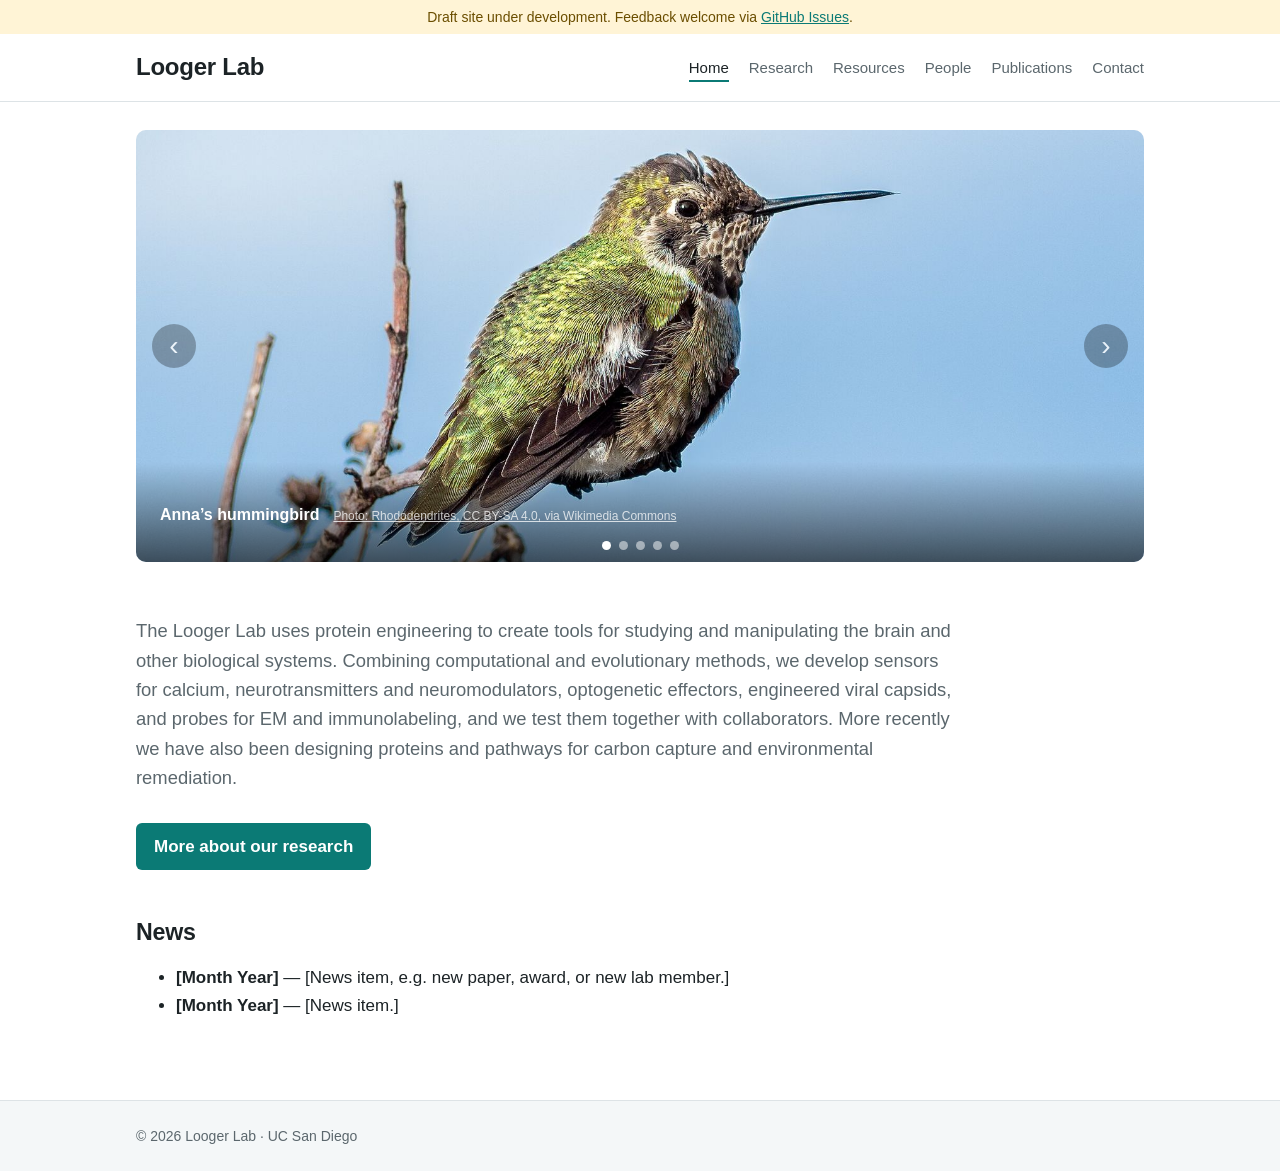
<file: index.html>
<!doctype html>
<html lang="en">
<head>
  <meta charset="utf-8">
  <meta name="viewport" content="width=device-width, initial-scale=1">
  <!-- Draft: keep search engines out until launch. Remove this line when the site goes live. -->
  <meta name="robots" content="noindex, nofollow">
  <title>Looger Lab</title>
  <meta name="description" content="The Looger Lab at UC San Diego.">
  <link rel="stylesheet" href="assets/css/style.css?v=27adc03d">
  <script src="assets/js/site.js?v=7882c7ed" defer></script>
</head>
<body>
  <!-- Header and footer are added by assets/js/site.js -->

  <!-- Rotating photos come from data/slides.json -->
  <div class="container slideshow-section"><div id="slideshow"></div></div>

  <main>
    <section class="intro">
      <div class="container">
        <h1 class="visually-hidden">Looger Lab</h1>
        <p class="lead">The Looger Lab uses protein engineering to create tools for studying and manipulating the brain and other biological systems. Combining computational and evolutionary methods, we develop sensors for calcium, neurotransmitters and neuromodulators, optogenetic effectors, engineered viral capsids, and probes for EM and immunolabeling, and we test them together with collaborators. More recently we have also been designing proteins and pathways for carbon capture and environmental remediation.</p>
        <a class="button" href="research.html">More about our research</a>
      </div>
    </section>

    <div class="container">
      <h2>News</h2>
      <ul>
        <li><strong>[Month Year]</strong> — [News item, e.g. new paper, award, or new lab member.]</li>
        <li><strong>[Month Year]</strong> — [News item.]</li>
      </ul>
    </div>
  </main>
</body>
</html>
</file>
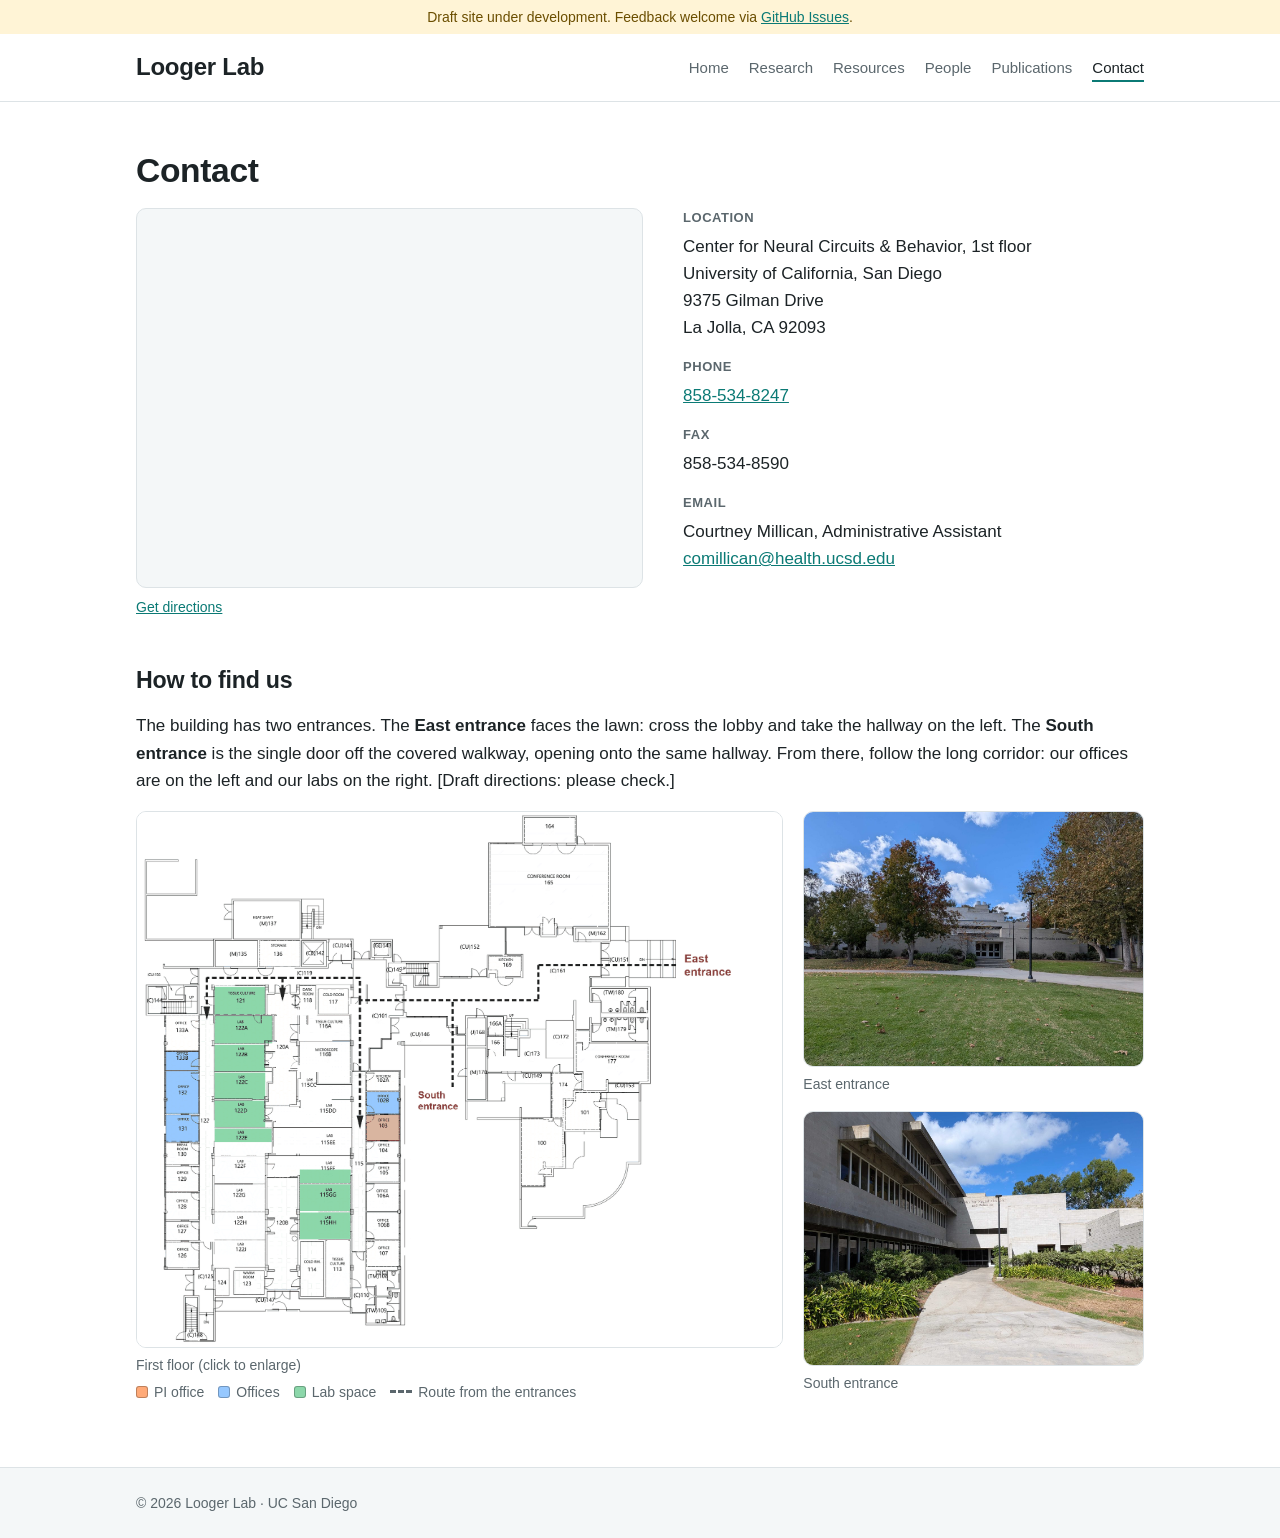
<file: contact.html>
<!doctype html>
<html lang="en">
<head>
  <meta charset="utf-8">
  <meta name="viewport" content="width=device-width, initial-scale=1">
  <!-- Draft: keep search engines out until launch. Remove this line when the site goes live. -->
  <meta name="robots" content="noindex, nofollow">
  <title>Contact · Looger Lab</title>
  <meta name="description" content="Contact and join the Looger Lab at UC San Diego.">
  <link rel="stylesheet" href="assets/css/style.css?v=27adc03d">
  <script src="assets/js/site.js?v=7882c7ed" defer></script>
</head>
<body>
  <main>
    <div class="container">
      <h1>Contact</h1>

      <div class="contact-layout">
        <div class="contact-map">
          <!-- Pin: Center for Neural Circuits & Behavior (32.875568, -117.238282) -->
          <iframe
            title="Map showing the Center for Neural Circuits and Behavior at UC San Diego"
            src="https://maps-api-ssl.google.com/maps?hl=en-US&amp;ll=32.875568,-117.238282&amp;q=32.875568,-117.238282+(Looger+Lab)&amp;z=17&amp;output=embed"
            loading="lazy"
            referrerpolicy="no-referrer-when-downgrade"
            allowfullscreen></iframe>
          <p class="map-link"><a href="https://www.google.com/maps/dir/?api=1&amp;destination=32.875568,-117.238282">Get directions</a></p>
        </div>

        <div class="contact-details">
          <dl>
            <dt>Location</dt>
            <dd>Center for Neural Circuits &amp; Behavior, 1st floor<br>University of California, San Diego<br>9375 Gilman Drive<br>La Jolla, CA 92093</dd>

            <dt>Phone</dt>
            <dd><a href="tel:+18585348247">858-534-8247</a></dd>

            <dt>Fax</dt>
            <dd>858-534-8590</dd>

            <dt>Email</dt>
            <dd>Courtney Millican, Administrative Assistant<br><a data-email="comillican [at] health.ucsd.edu">comillican [at] health.ucsd.edu</a></dd>
          </dl>
        </div>
      </div>

      <section class="find-us">
        <h2>How to find us</h2>
        <p>The building has two entrances. The <strong>East entrance</strong> faces the lawn: cross the lobby and take the hallway on the left. The <strong>South entrance</strong> is the single door off the covered walkway, opening onto the same hallway. From there, follow the long corridor: our offices are on the left and our labs on the right. [Draft directions: please check.]</p>
        <div class="find-us-figures">
          <figure class="floor-plan">
            <a href="assets/img/contact/floor-plan.png" title="Open the full-size floor plan"><img src="assets/img/contact/floor-plan.png" alt="First-floor plan of the Center for Neural Circuits and Behavior, with the Looger Lab offices and labs highlighted and dashed routes from the East and South entrances" loading="lazy"></a>
            <figcaption>
              First floor (click to enlarge)
              <span class="plan-legend">
                <span><i class="swatch swatch-pi"></i>PI office</span>
                <span><i class="swatch swatch-office"></i>Offices</span>
                <span><i class="swatch swatch-lab"></i>Lab space</span>
                <span><i class="route-dash"></i>Route from the entrances</span>
              </span>
            </figcaption>
          </figure>
          <div class="entrance-photos">
            <figure>
              <img src="assets/img/contact/entrance-east.jpg" alt="East entrance of the Center for Neural Circuits and Behavior, seen across the lawn" loading="lazy">
              <figcaption>East entrance</figcaption>
            </figure>
            <figure>
              <img src="assets/img/contact/entrance-south.jpg" alt="South entrance of the Center for Neural Circuits and Behavior, at the end of a walkway" loading="lazy">
              <figcaption>South entrance</figcaption>
            </figure>
          </div>
        </div>
      </section>
    </div>
  </main>
</body>
</html>
</file>
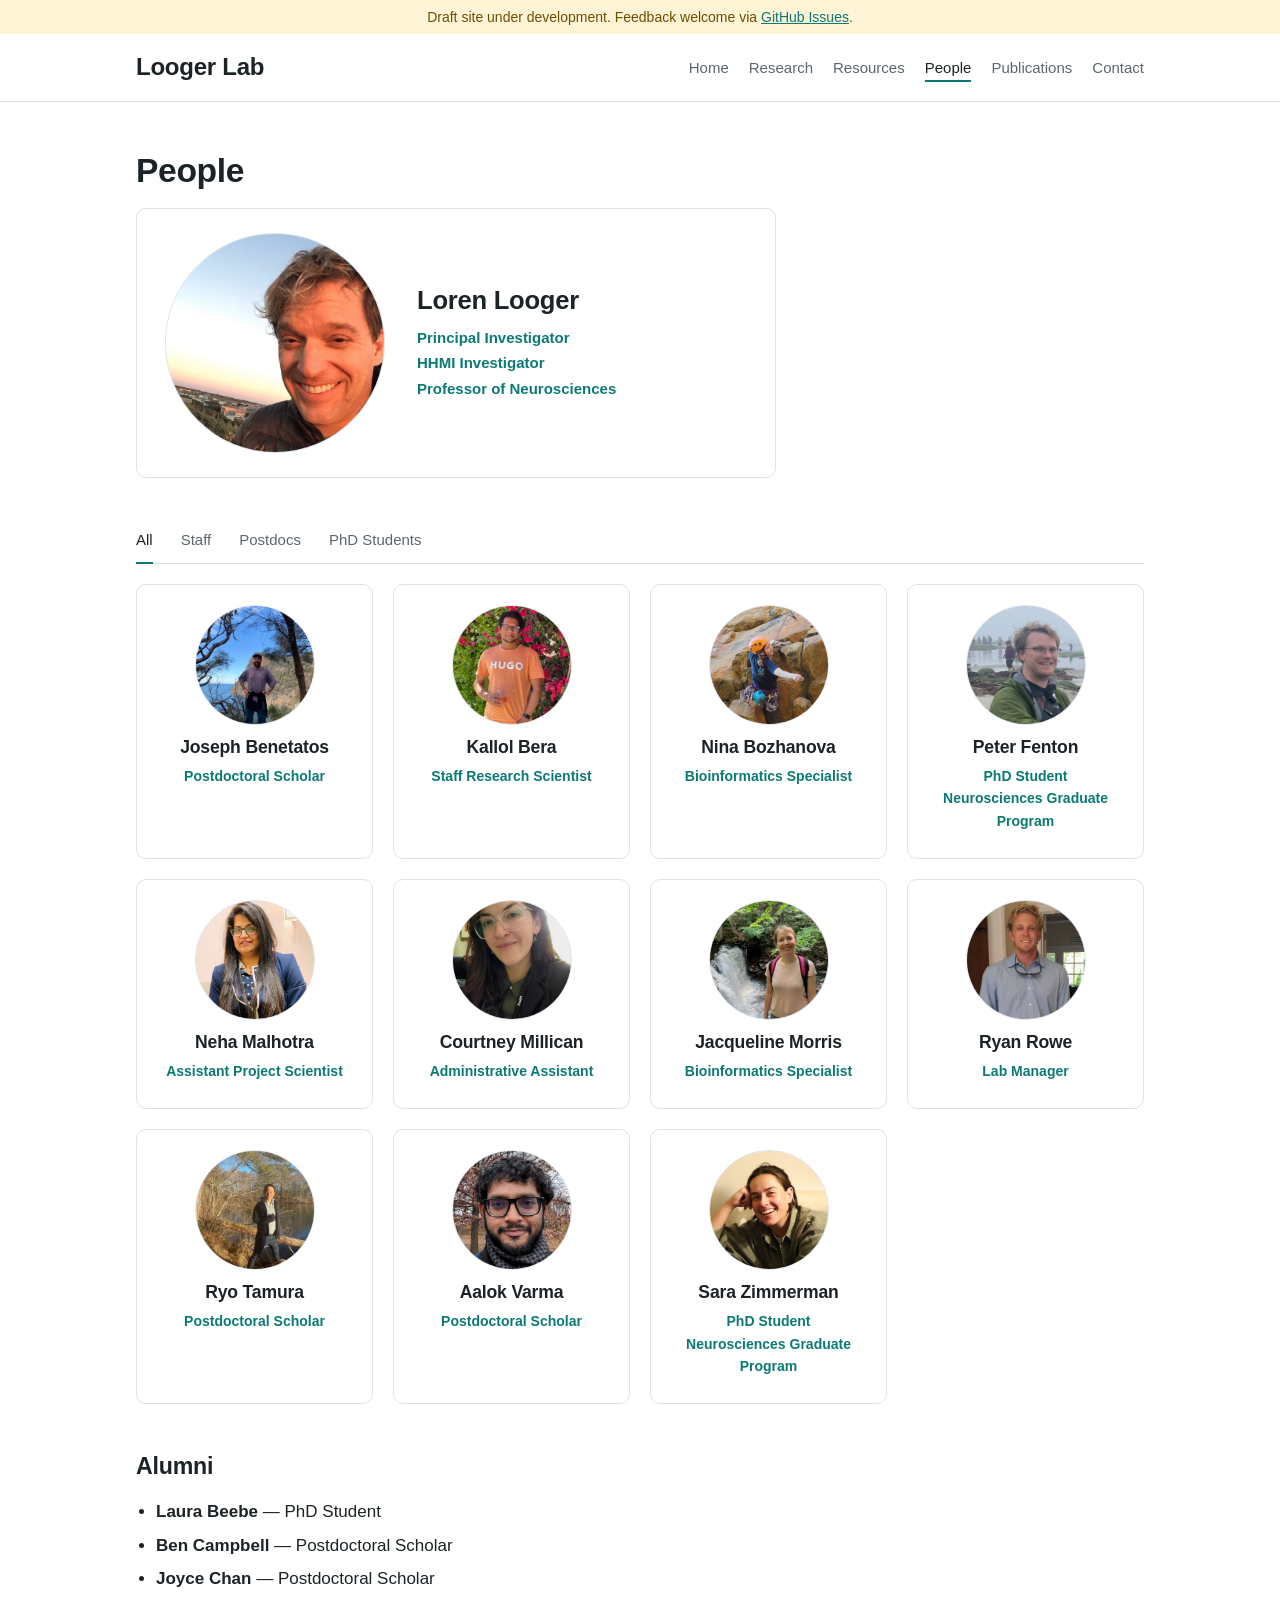
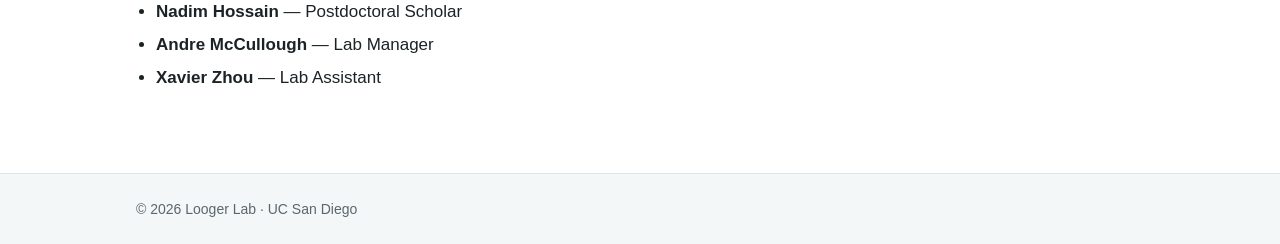
<file: people.html>
<!doctype html>
<html lang="en">
<head>
  <meta charset="utf-8">
  <meta name="viewport" content="width=device-width, initial-scale=1">
  <!-- Draft: keep search engines out until launch. Remove this line when the site goes live. -->
  <meta name="robots" content="noindex, nofollow">
  <title>People · Looger Lab</title>
  <meta name="description" content="Members of the Looger Lab at UC San Diego.">
  <link rel="stylesheet" href="assets/css/style.css?v=27adc03d">
  <script src="assets/js/site.js?v=7882c7ed" defer></script>
</head>
<body>
  <main>
    <div class="container">
      <h1>People</h1>
      <!-- Content comes from data/people.json -->
      <div id="people"><p class="loading">Loading…</p></div>
    </div>
  </main>
</body>
</html>
</file>
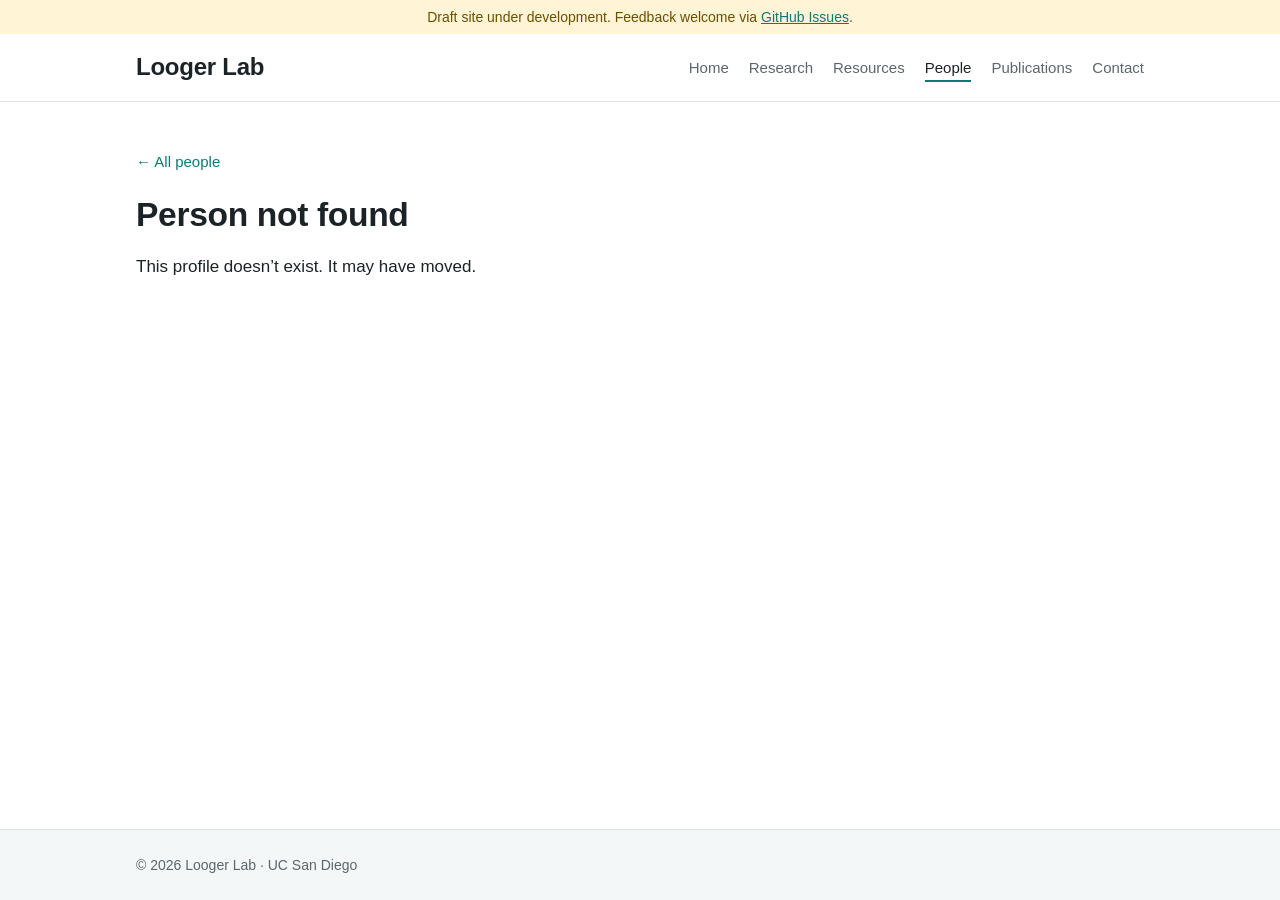
<file: person.html>
<!doctype html>
<html lang="en">
<head>
  <meta charset="utf-8">
  <meta name="viewport" content="width=device-width, initial-scale=1">
  <!-- Draft: keep search engines out until launch. Remove this line when the site goes live. -->
  <meta name="robots" content="noindex, nofollow">
  <title>People · Looger Lab</title>
  <link rel="stylesheet" href="assets/css/style.css?v=27adc03d">
  <script src="assets/js/site.js?v=7882c7ed" defer></script>
</head>
<body>
  <main>
    <div class="container">
      <!-- Profile is filled in from data/people.json, using the ?id= in the address -->
      <div id="person"><p class="loading">Loading…</p></div>
    </div>
  </main>
</body>
</html>
</file>
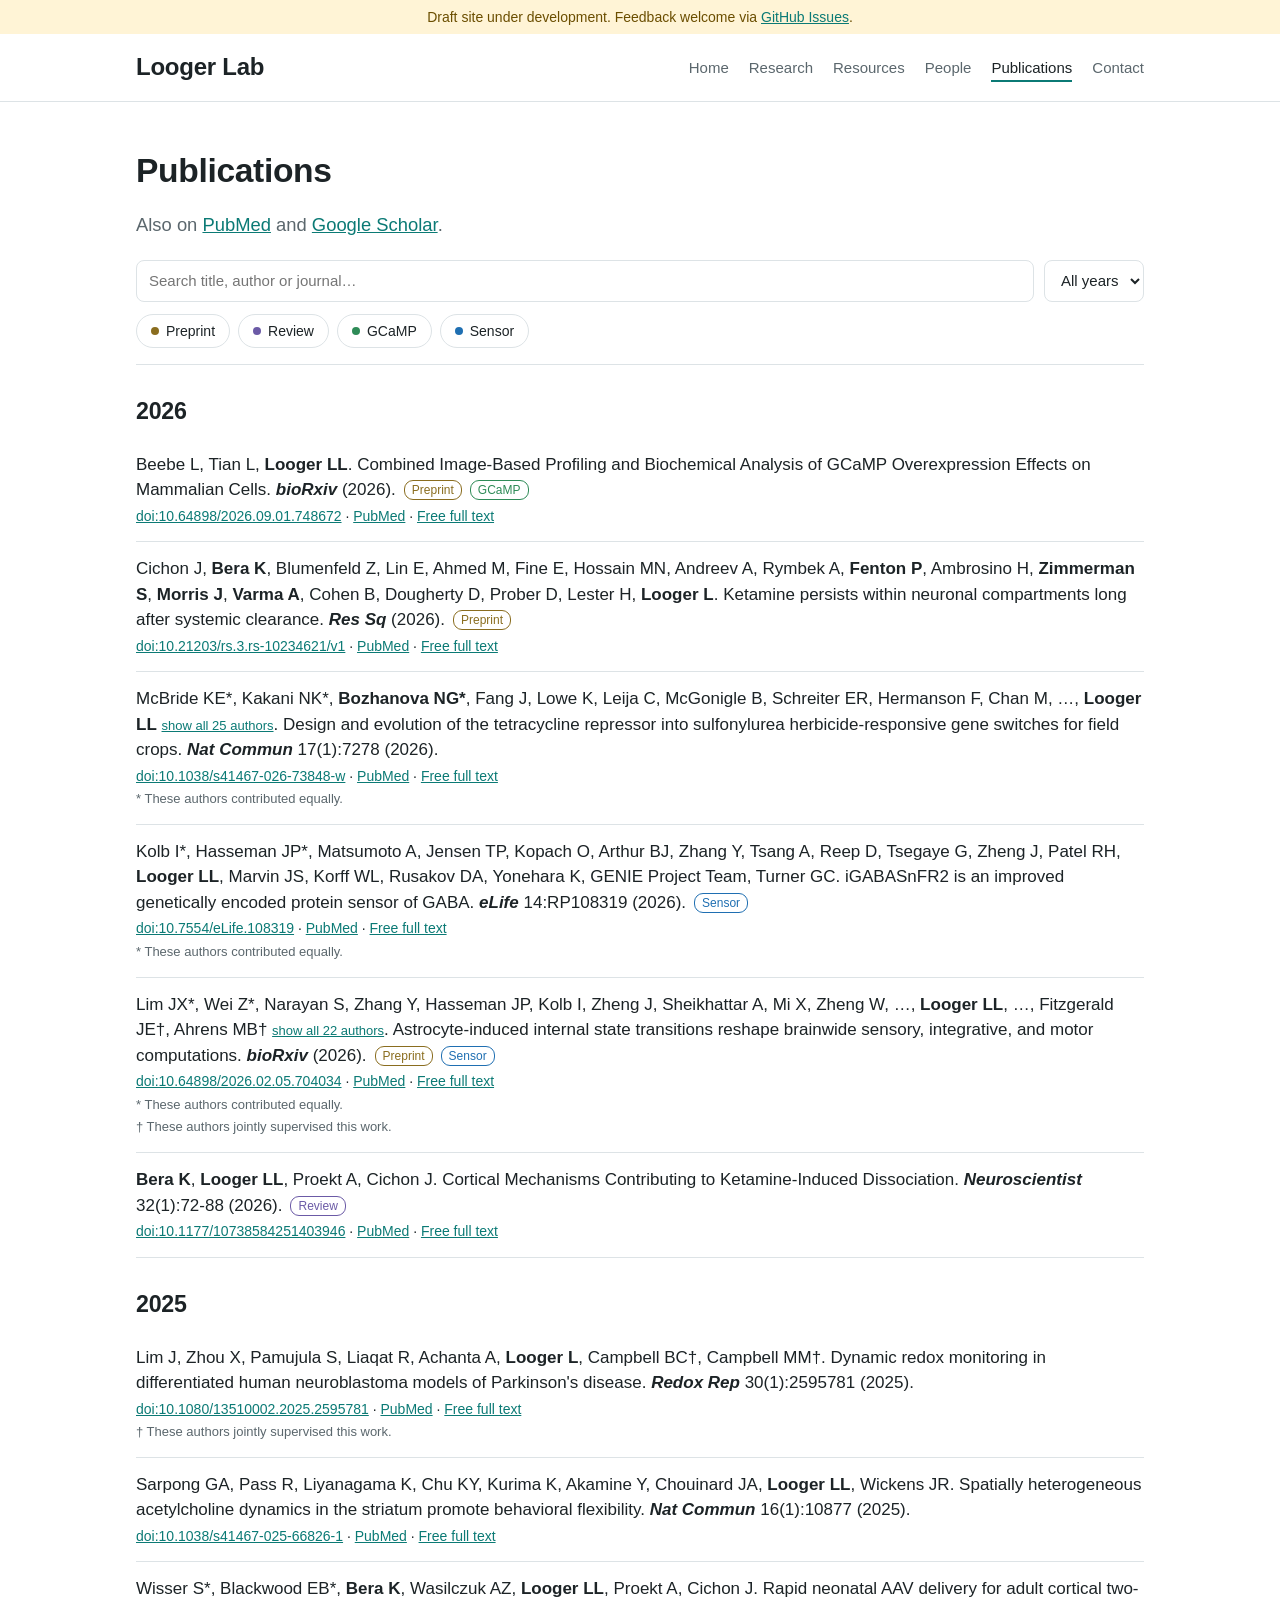
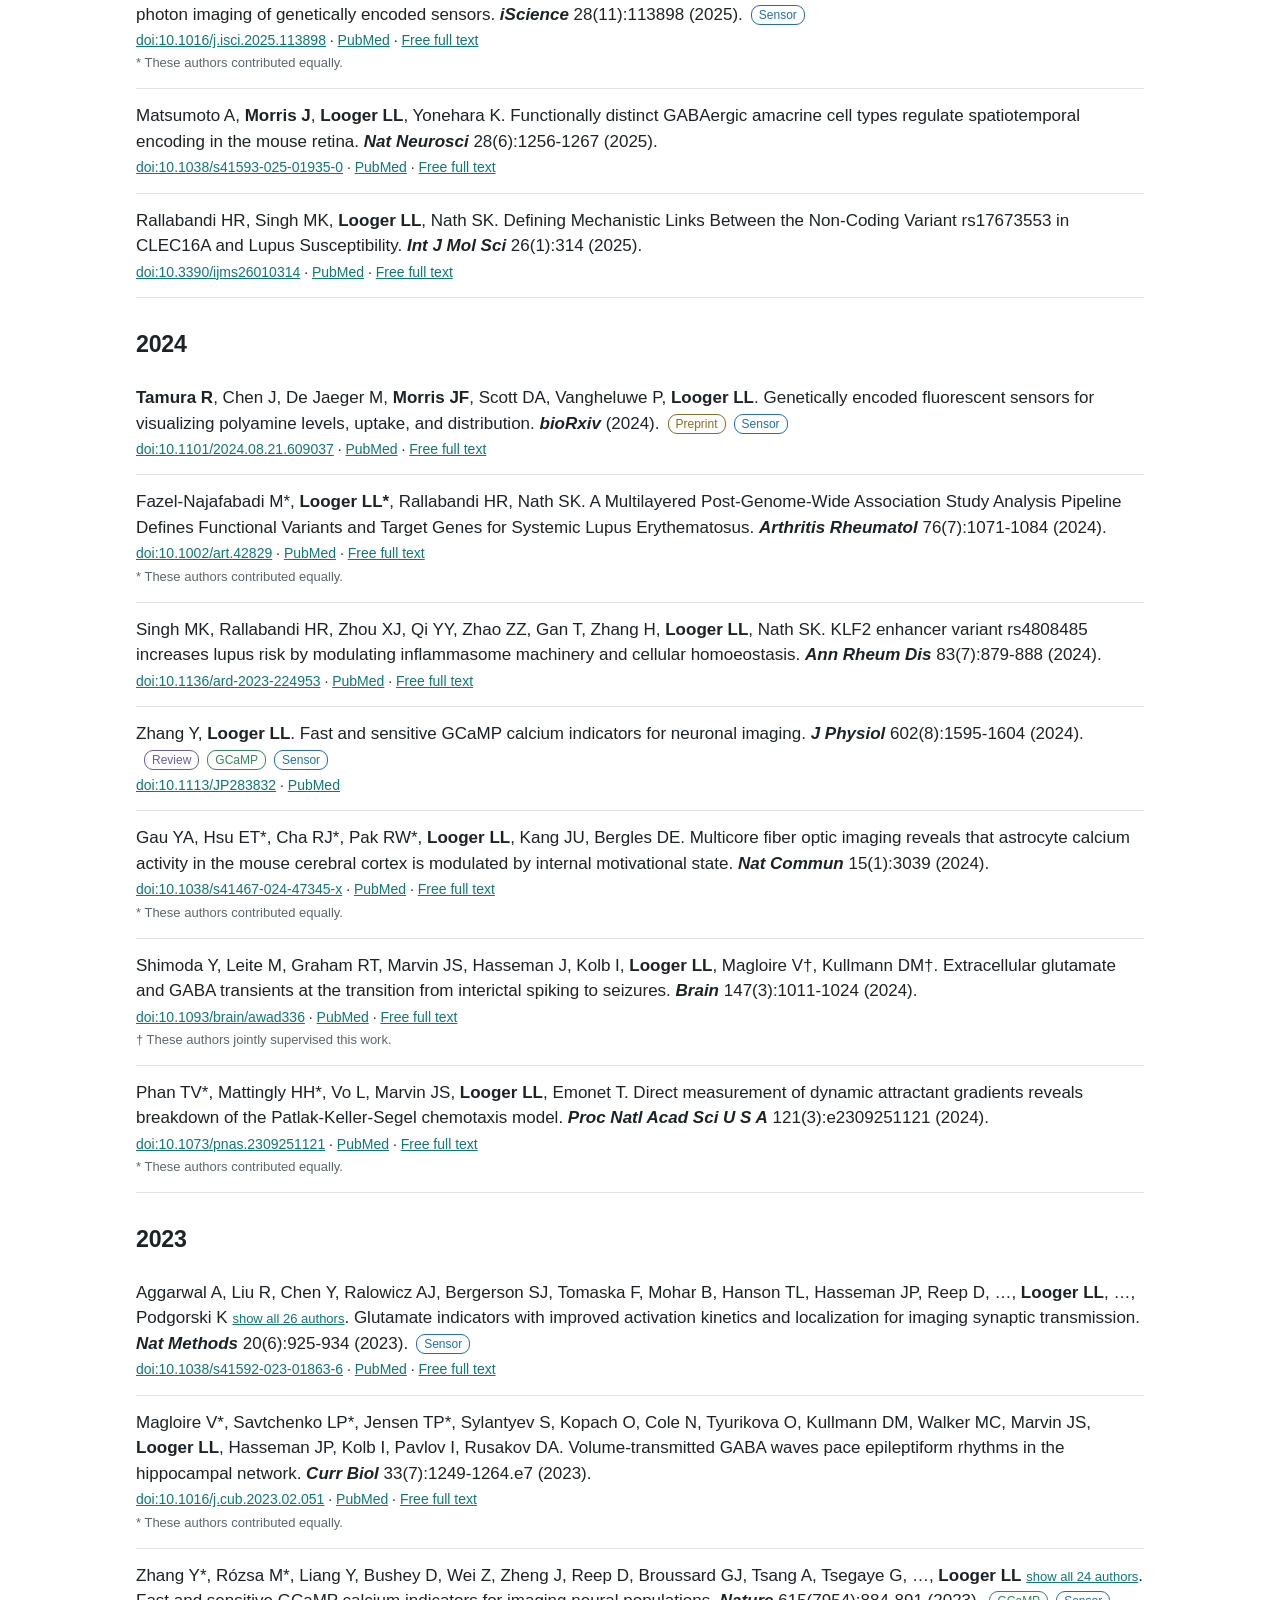
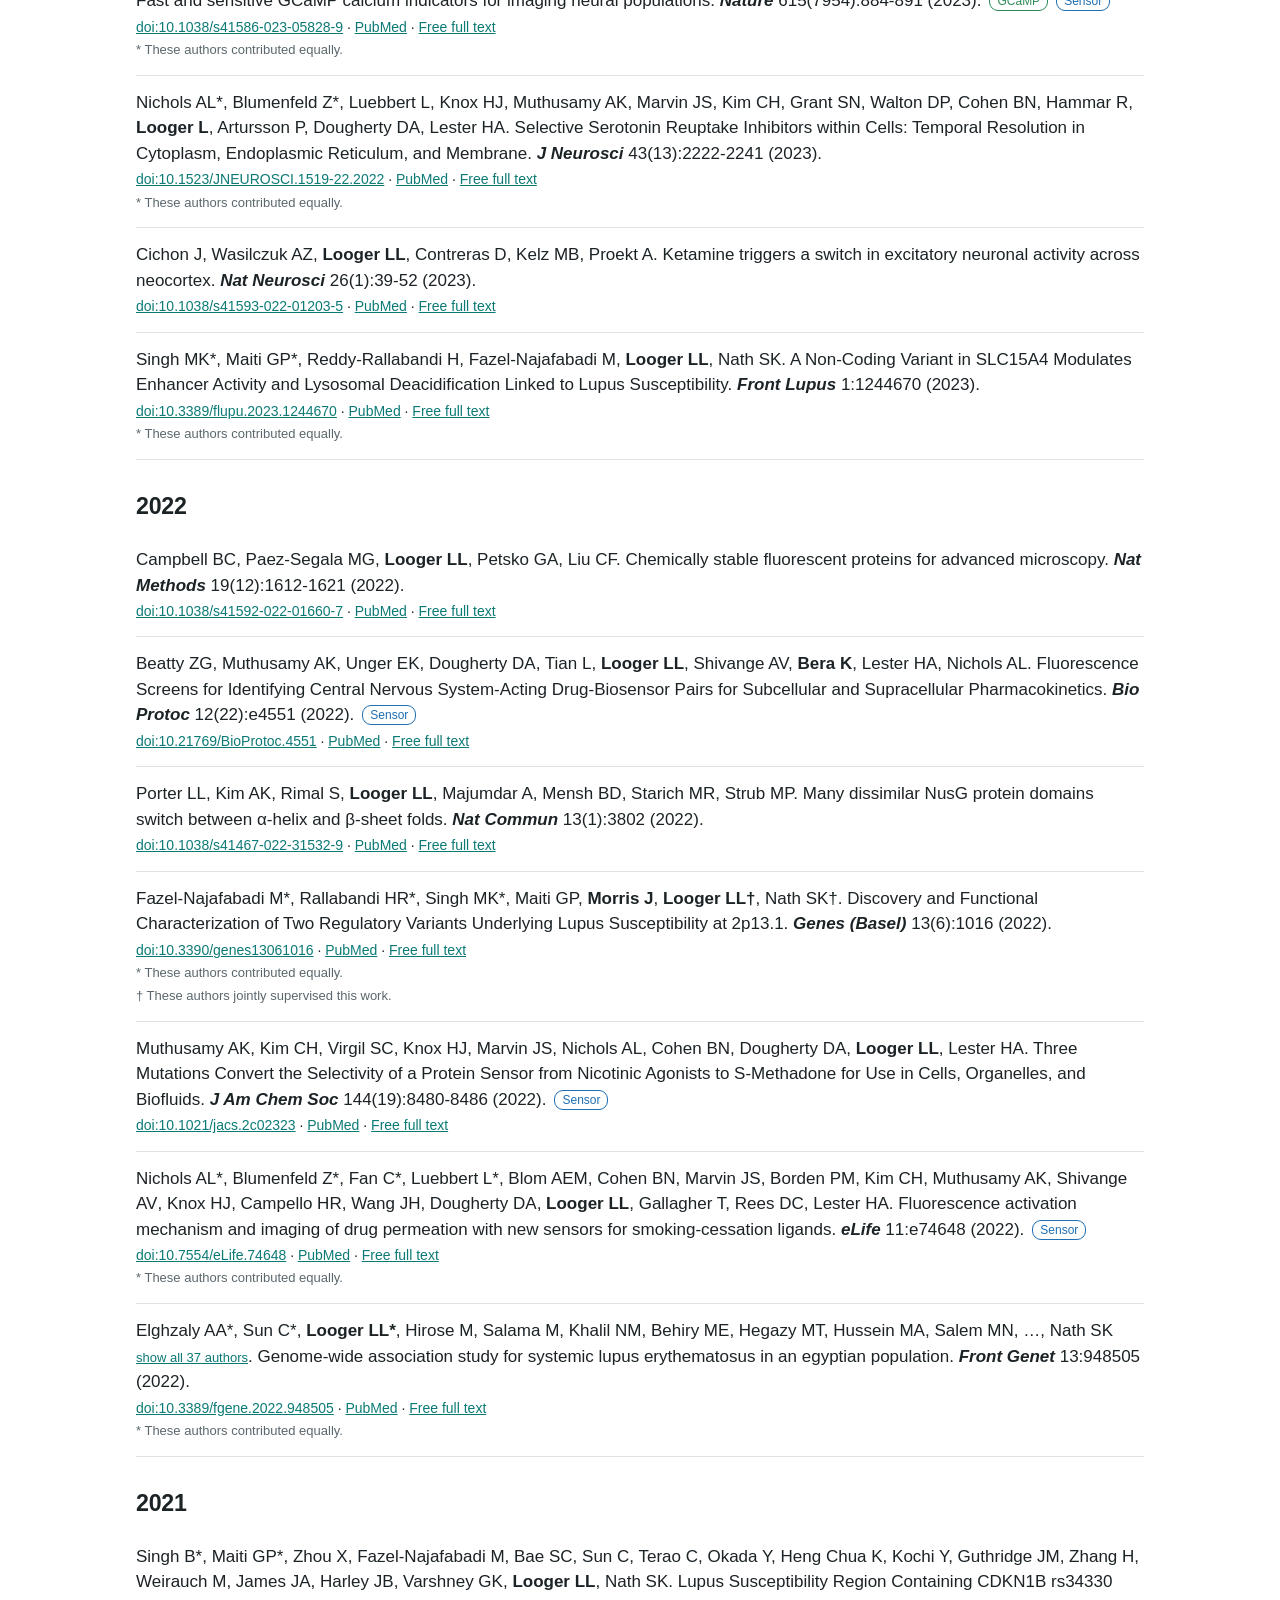
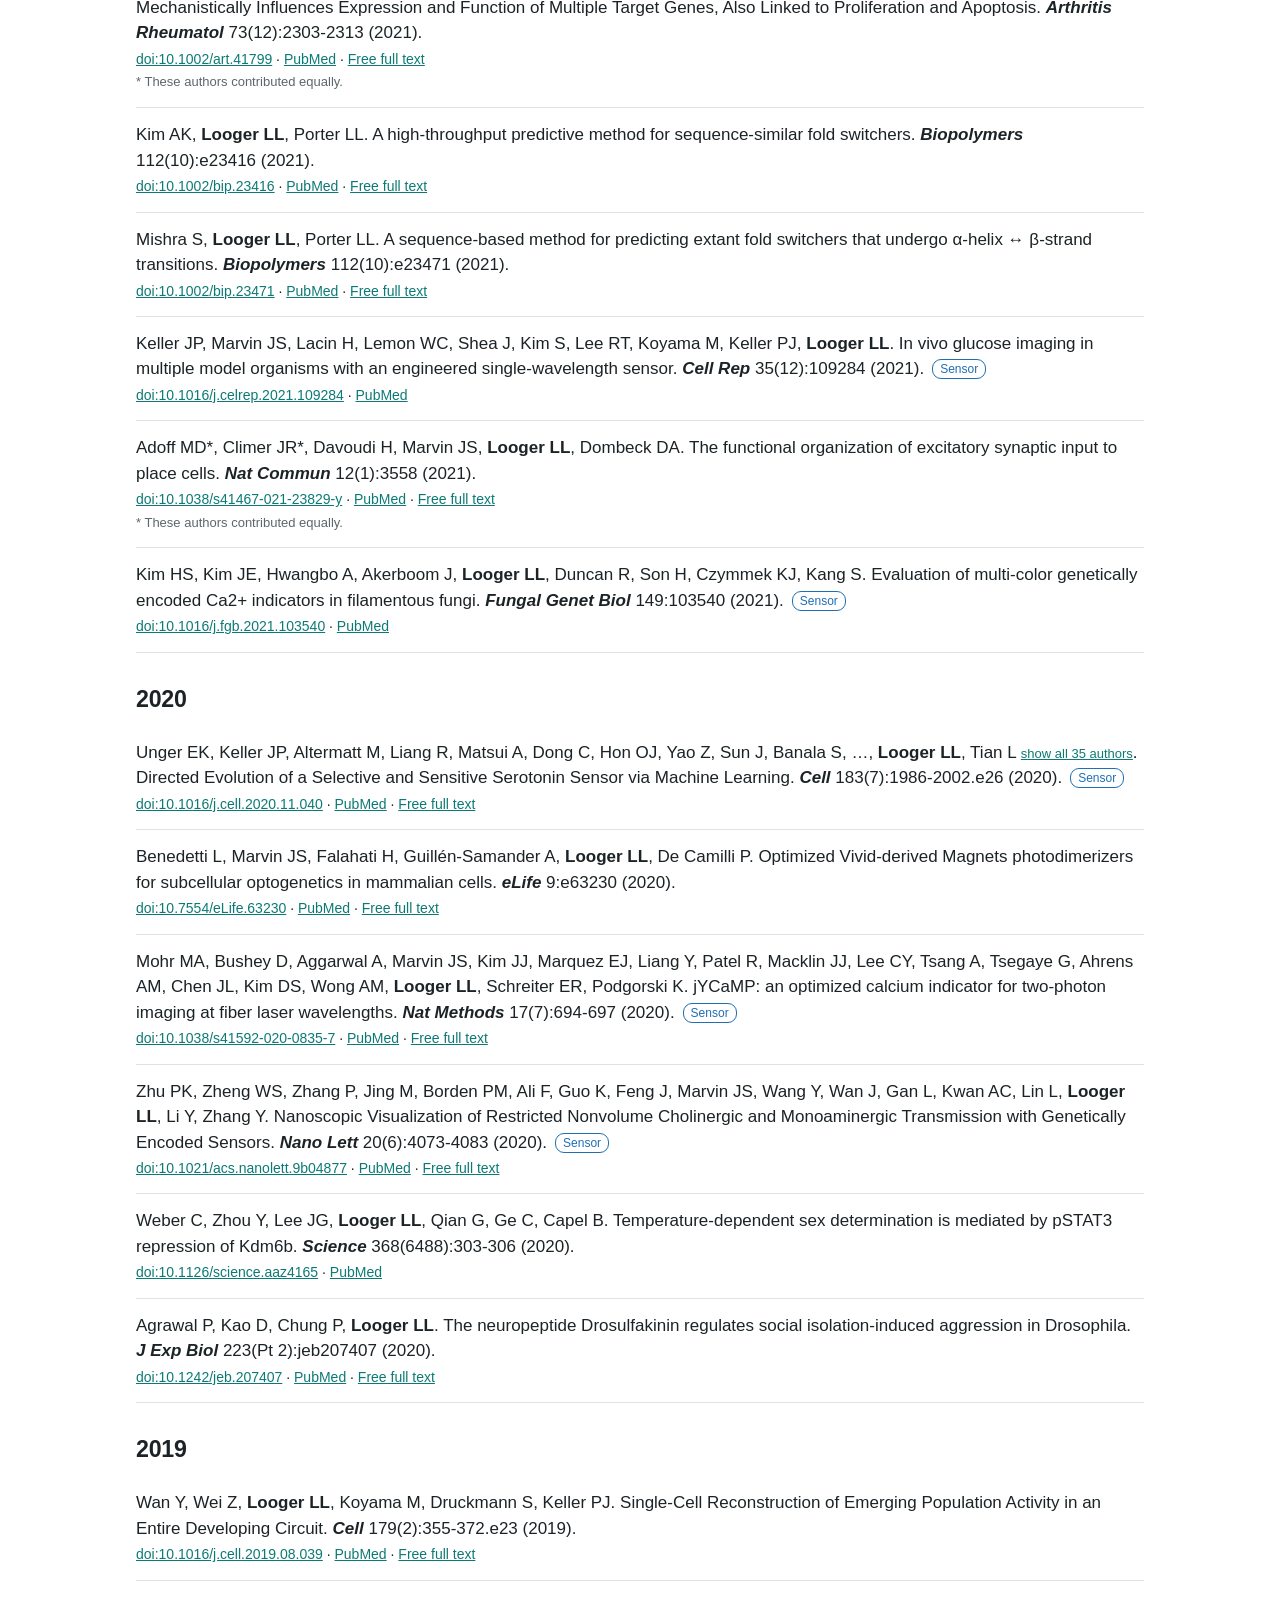
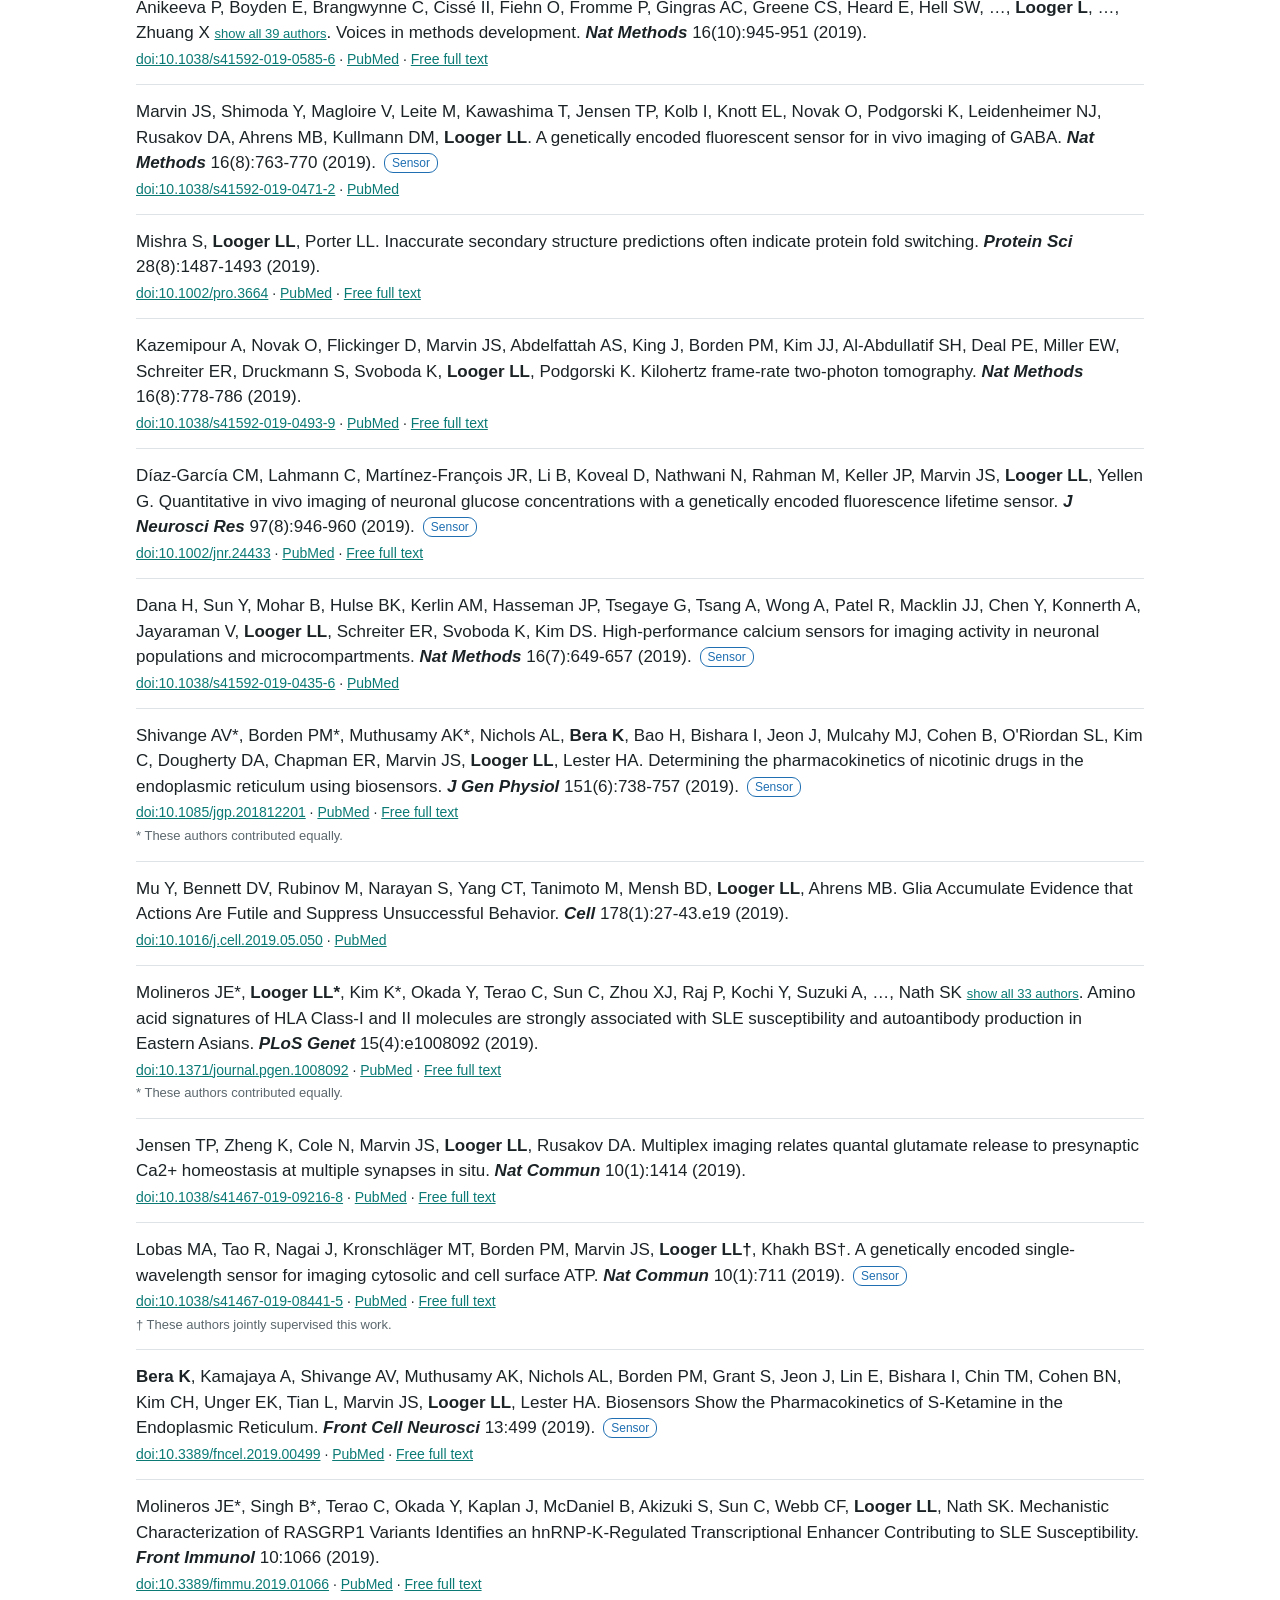
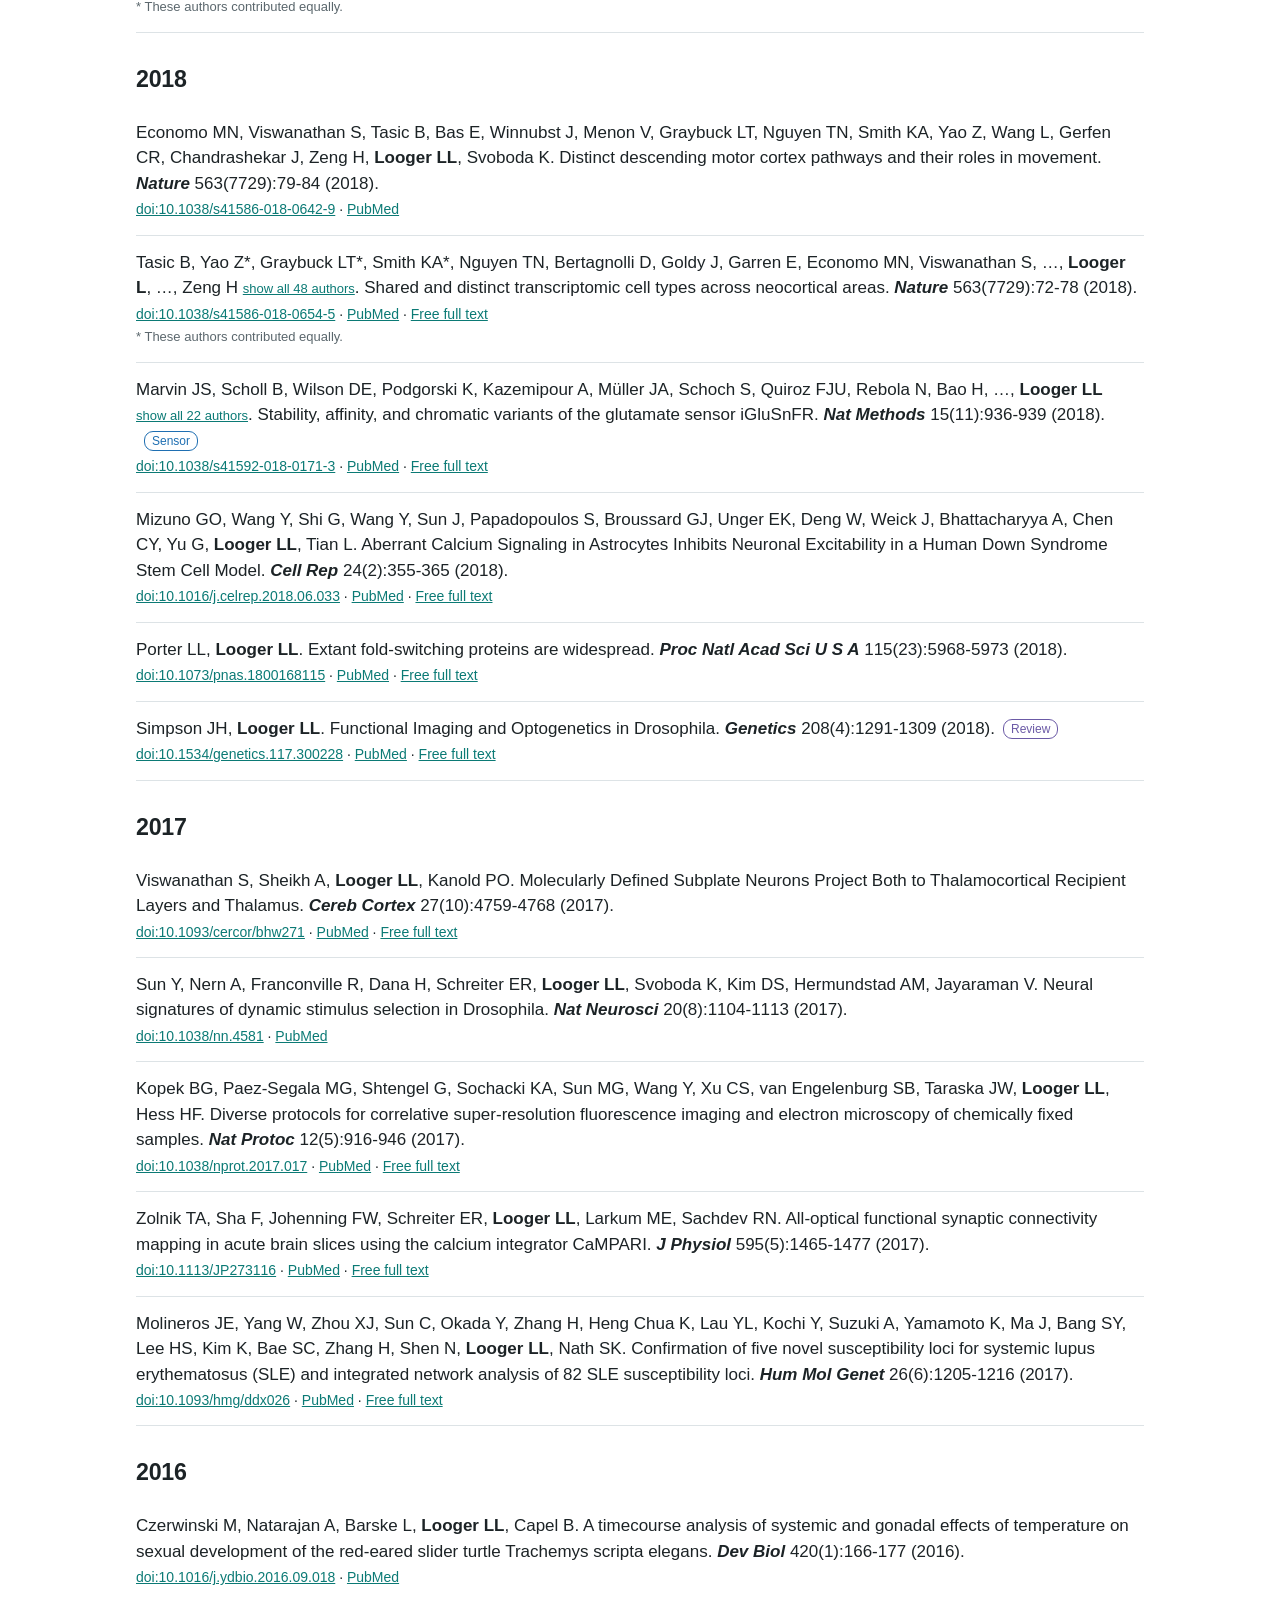
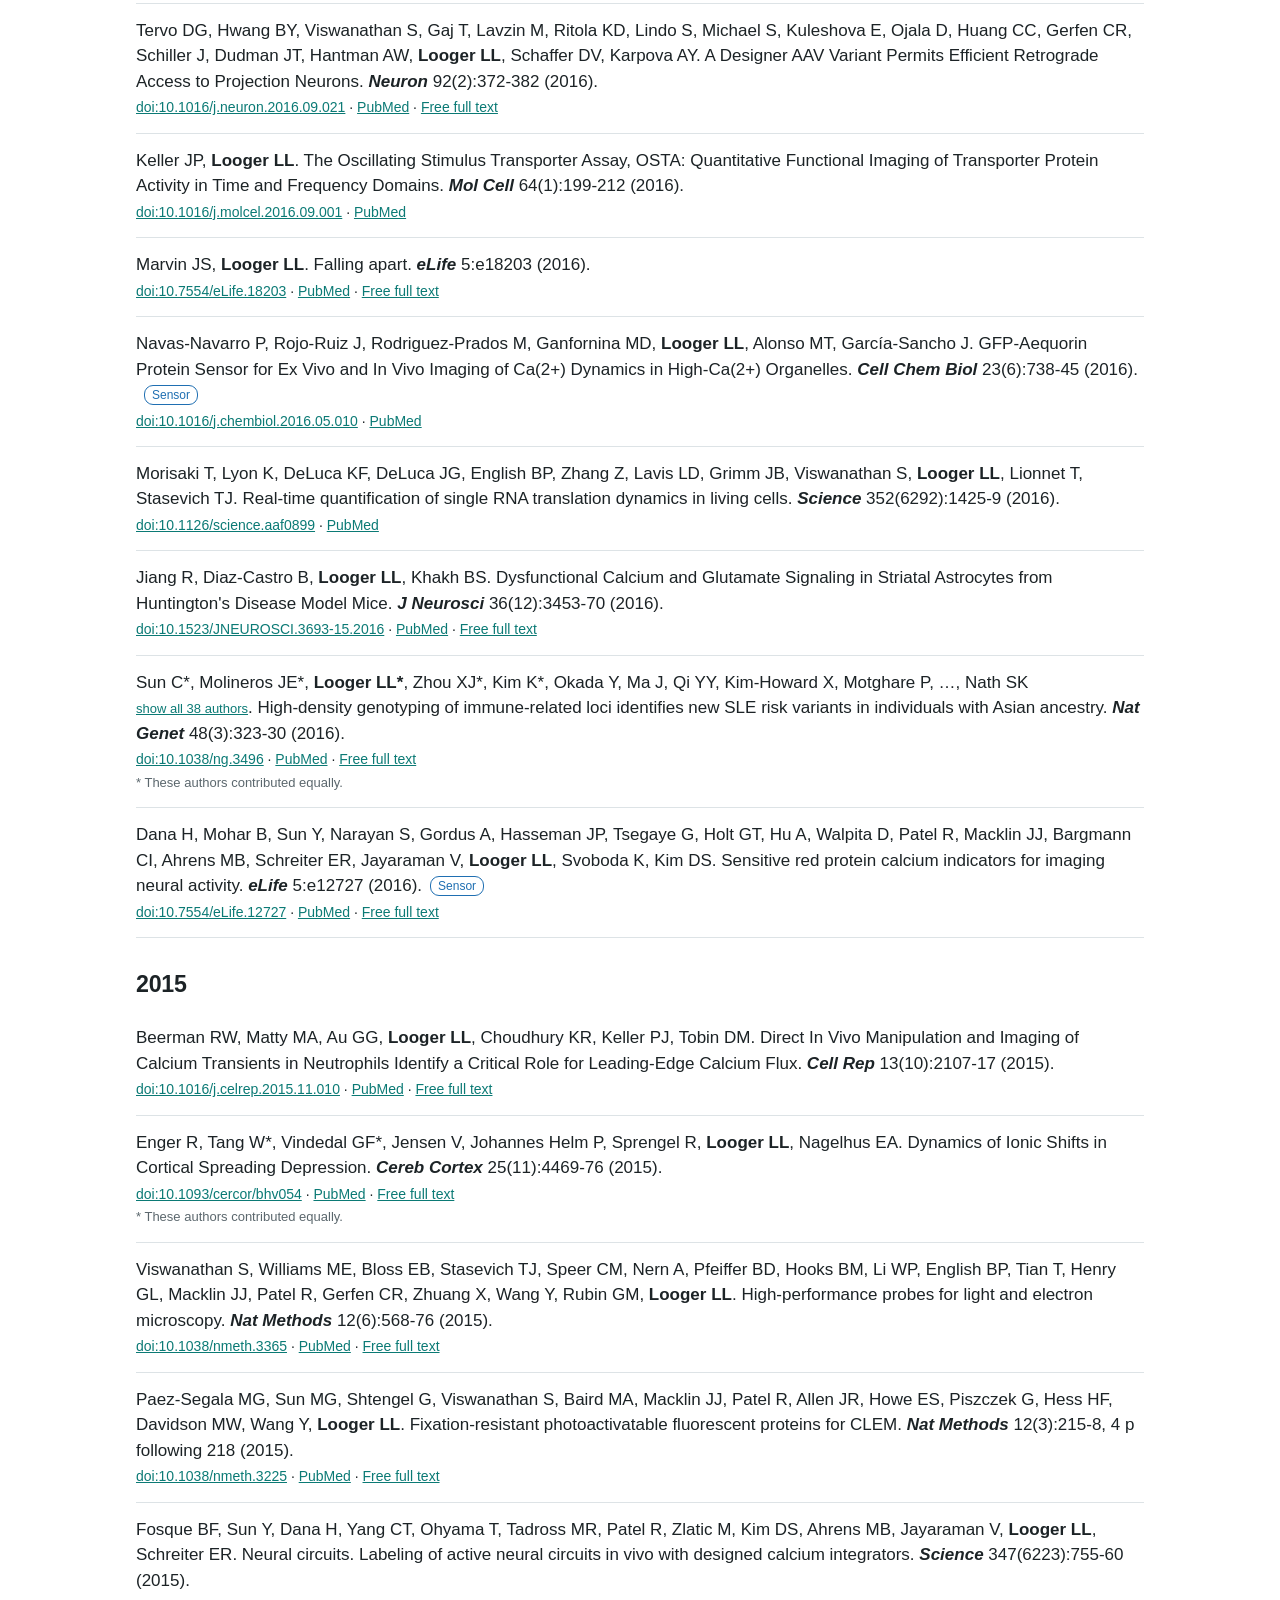
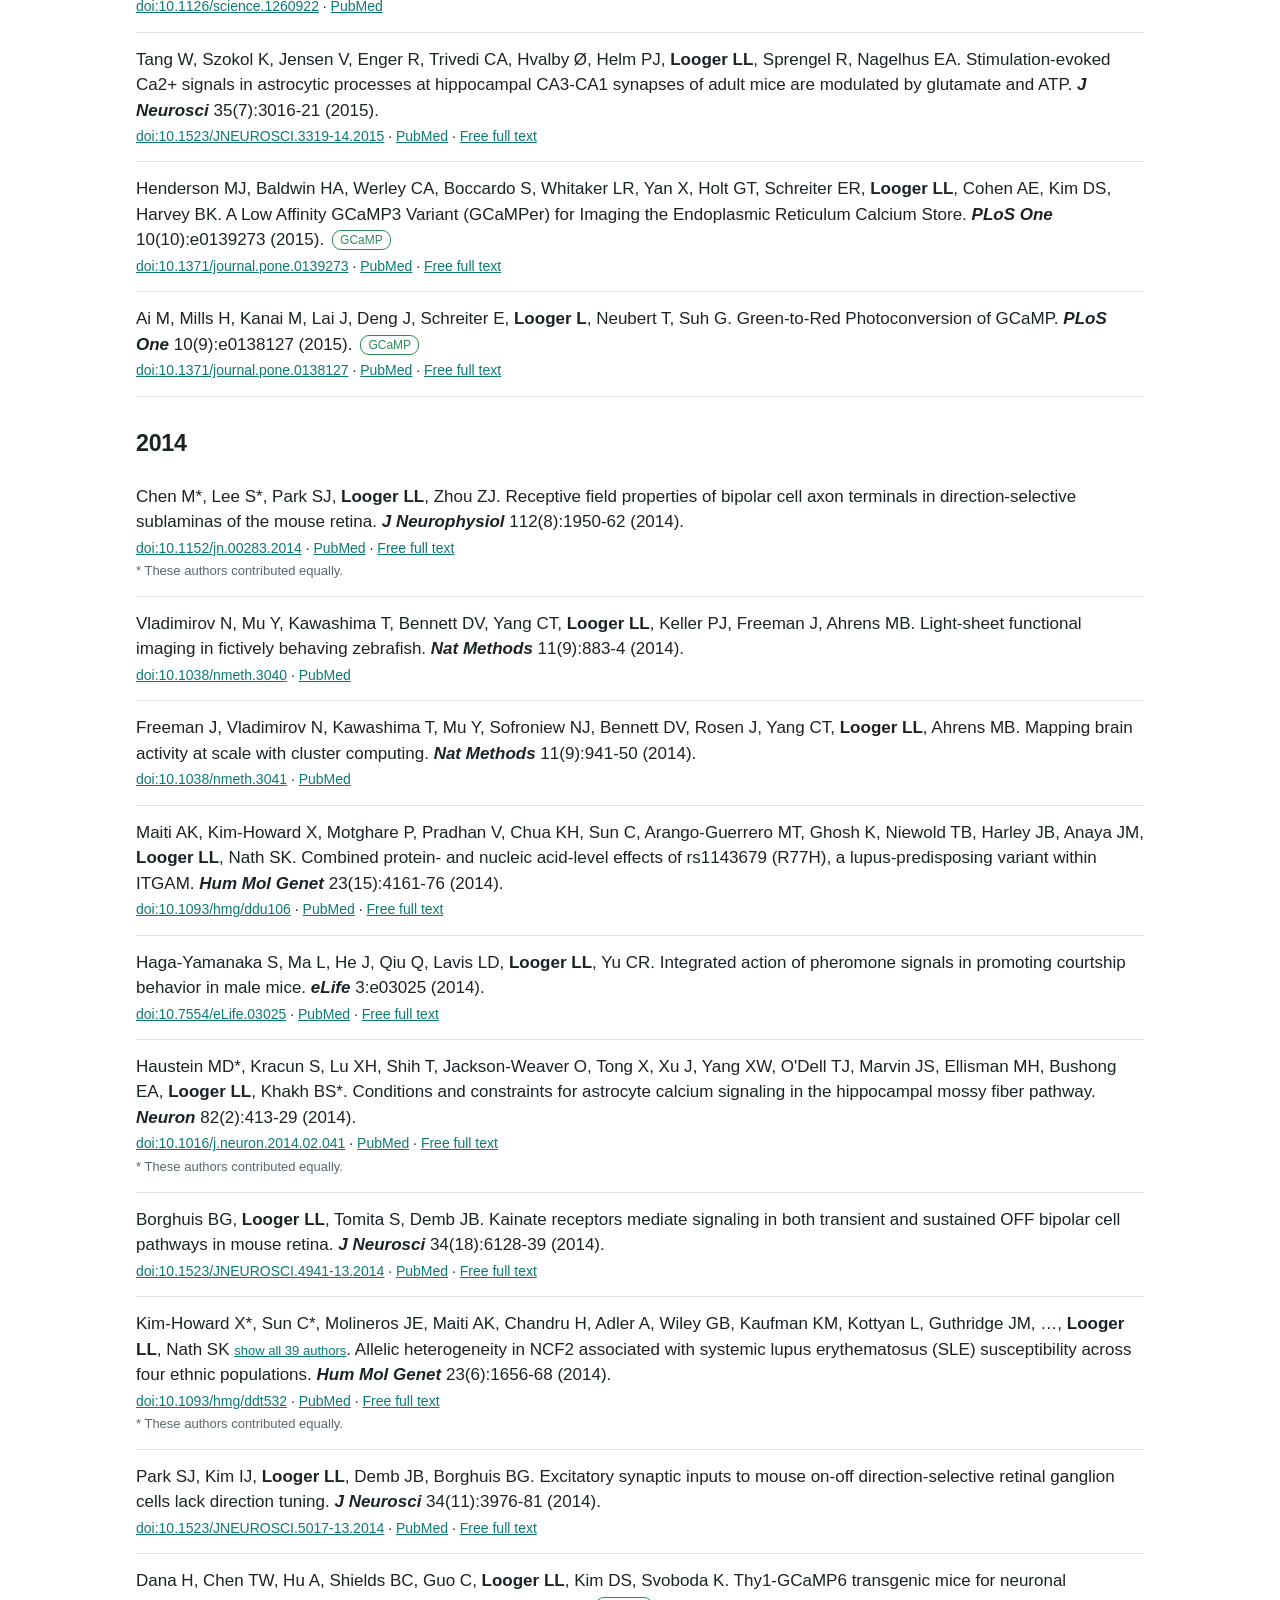
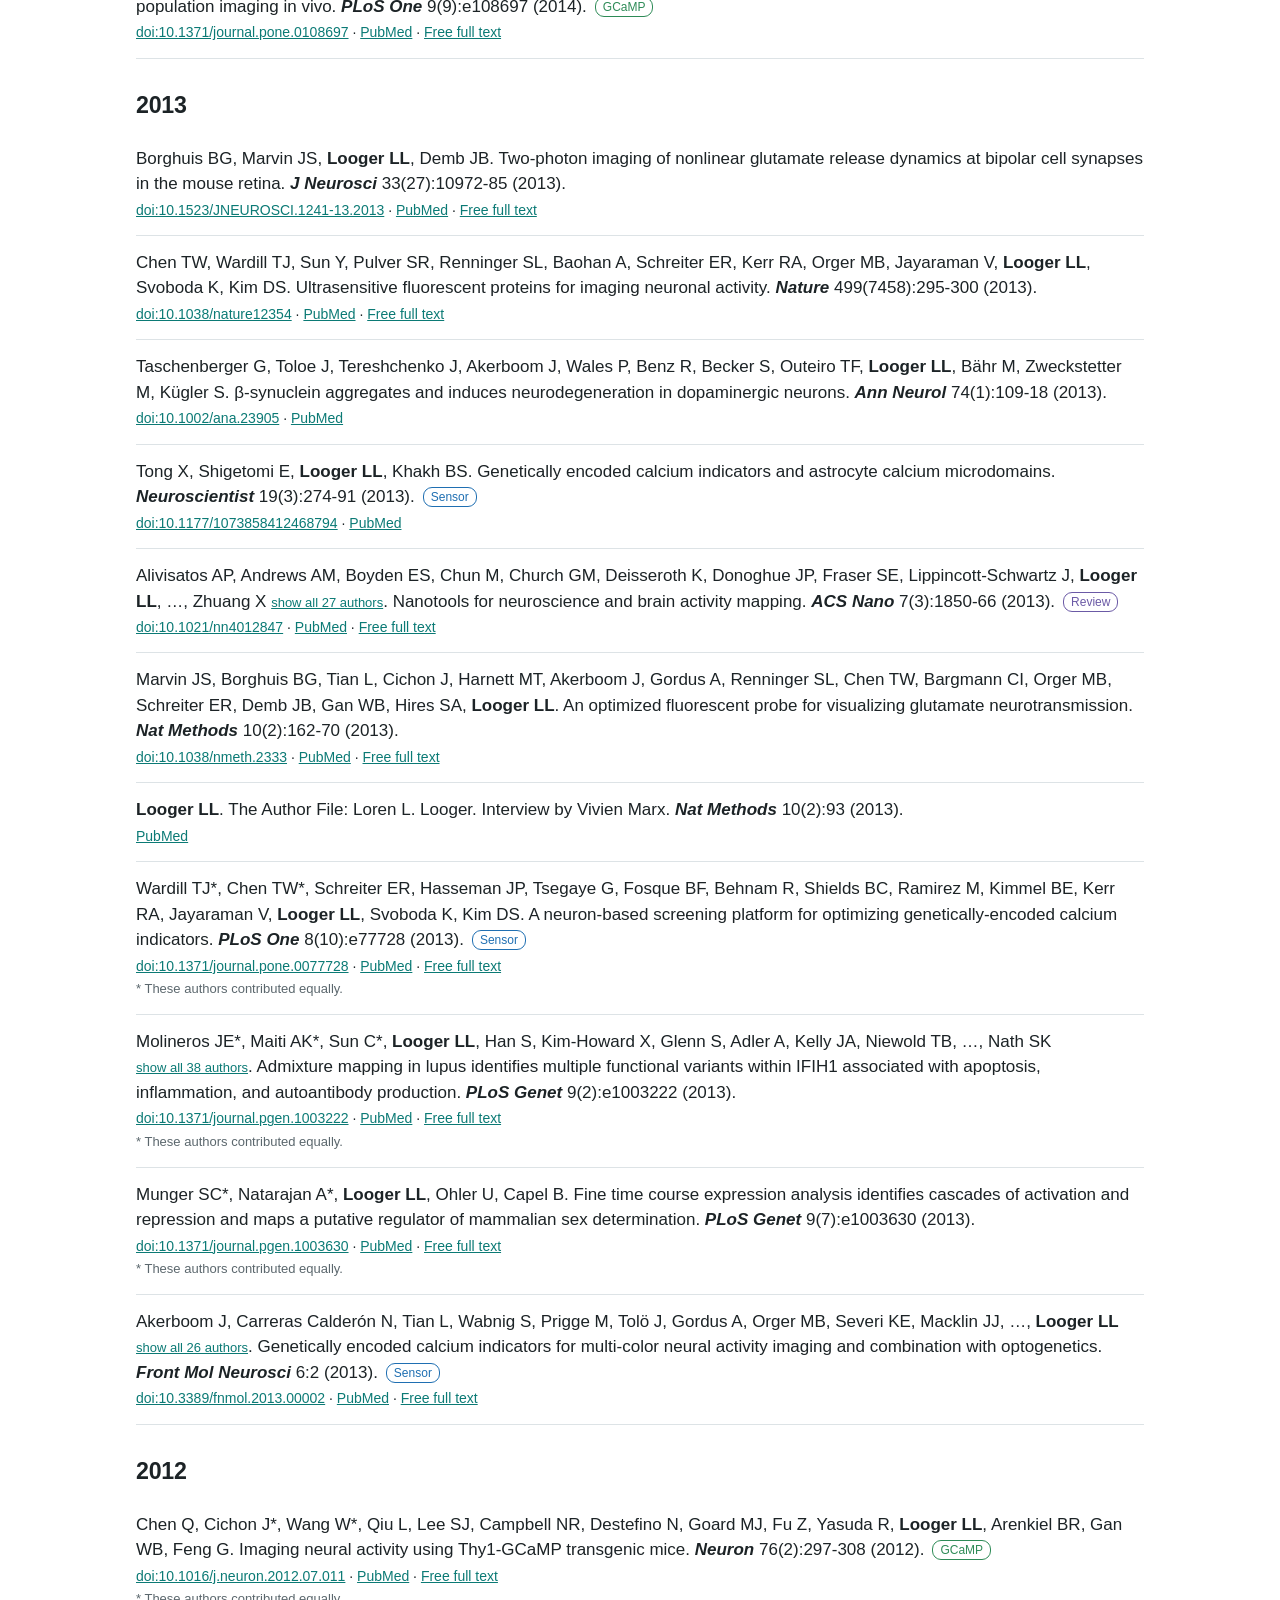
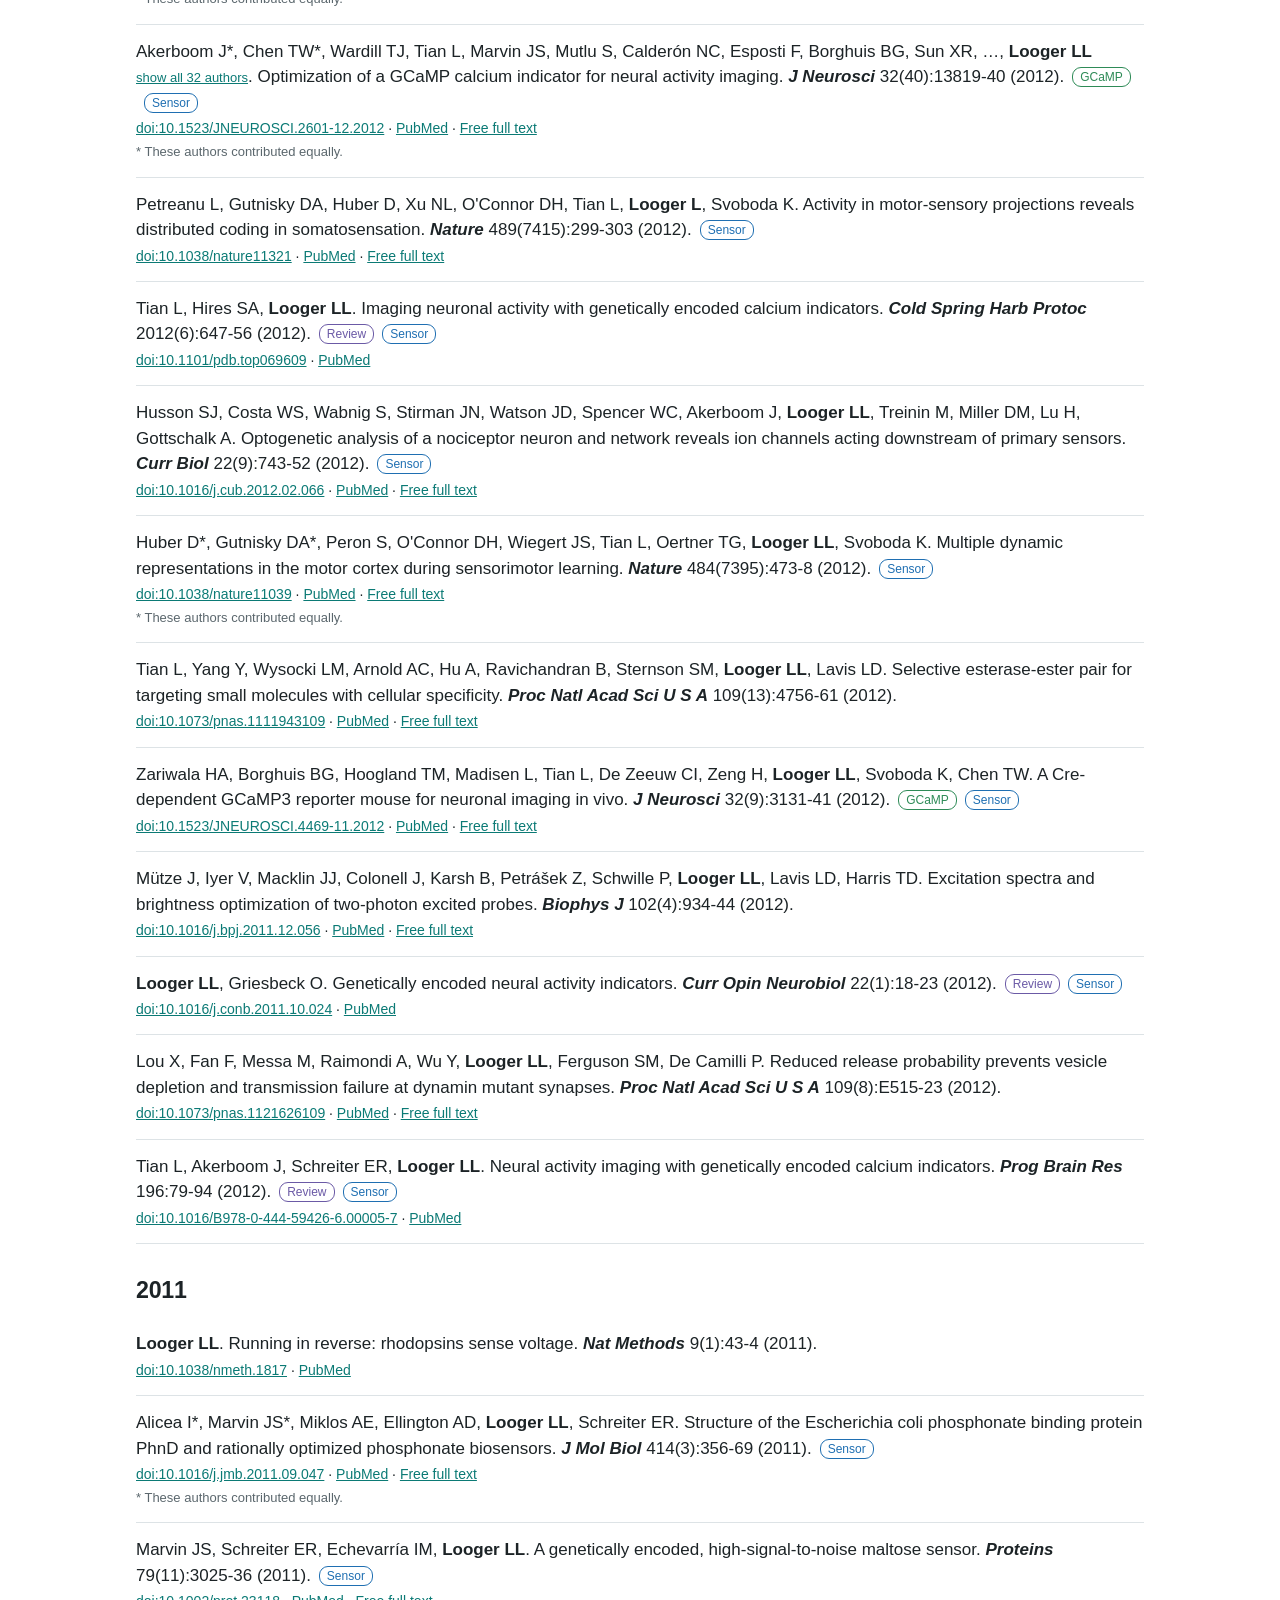
<file: publications.html>
<!doctype html>
<html lang="en">
<head>
  <meta charset="utf-8">
  <meta name="viewport" content="width=device-width, initial-scale=1">
  <!-- Draft: keep search engines out until launch. Remove this line when the site goes live. -->
  <meta name="robots" content="noindex, nofollow">
  <title>Publications · Looger Lab</title>
  <meta name="description" content="Publications from the Looger Lab at UC San Diego.">
  <link rel="stylesheet" href="assets/css/style.css?v=27adc03d">
  <script src="assets/js/site.js?v=7882c7ed" defer></script>
</head>
<body>
  <main>
    <div class="container">
      <h1>Publications</h1>
      <p class="lead">Also on <a href="https://pubmed.ncbi.nlm.nih.gov/?term=Looger+L%5Bau%5D&amp;sort=date">PubMed</a> and <a href="https://scholar.google.com/citations?user=wgpPMeEAAAAJ">Google Scholar</a>.</p>
      <!-- Content comes from data/publications.json -->
      <div id="publications"><p class="loading">Loading…</p></div>
    </div>
  </main>
</body>
</html>
</file>
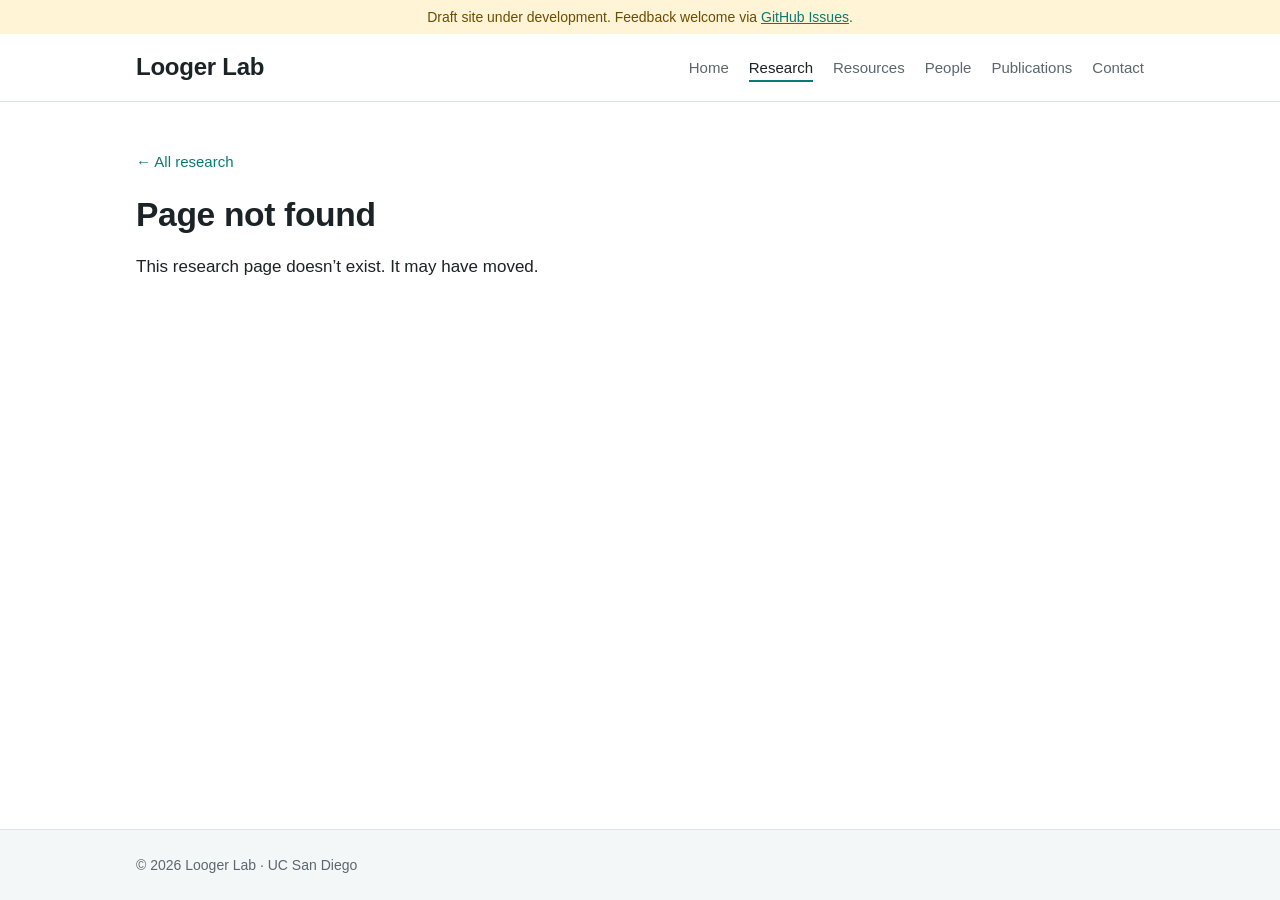
<file: research-area.html>
<!doctype html>
<html lang="en">
<head>
  <meta charset="utf-8">
  <meta name="viewport" content="width=device-width, initial-scale=1">
  <!-- Draft: keep search engines out until launch. Remove this line when the site goes live. -->
  <meta name="robots" content="noindex, nofollow">
  <title>Research · Looger Lab</title>
  <link rel="stylesheet" href="assets/css/style.css?v=27adc03d">
  <script src="assets/js/site.js?v=7882c7ed" defer></script>
</head>
<body>
  <main>
    <div class="container">
      <!-- Filled in from data/research.json, using the ?id= in the address -->
      <div id="research-area"><p class="loading">Loading…</p></div>
    </div>
  </main>
</body>
</html>
</file>
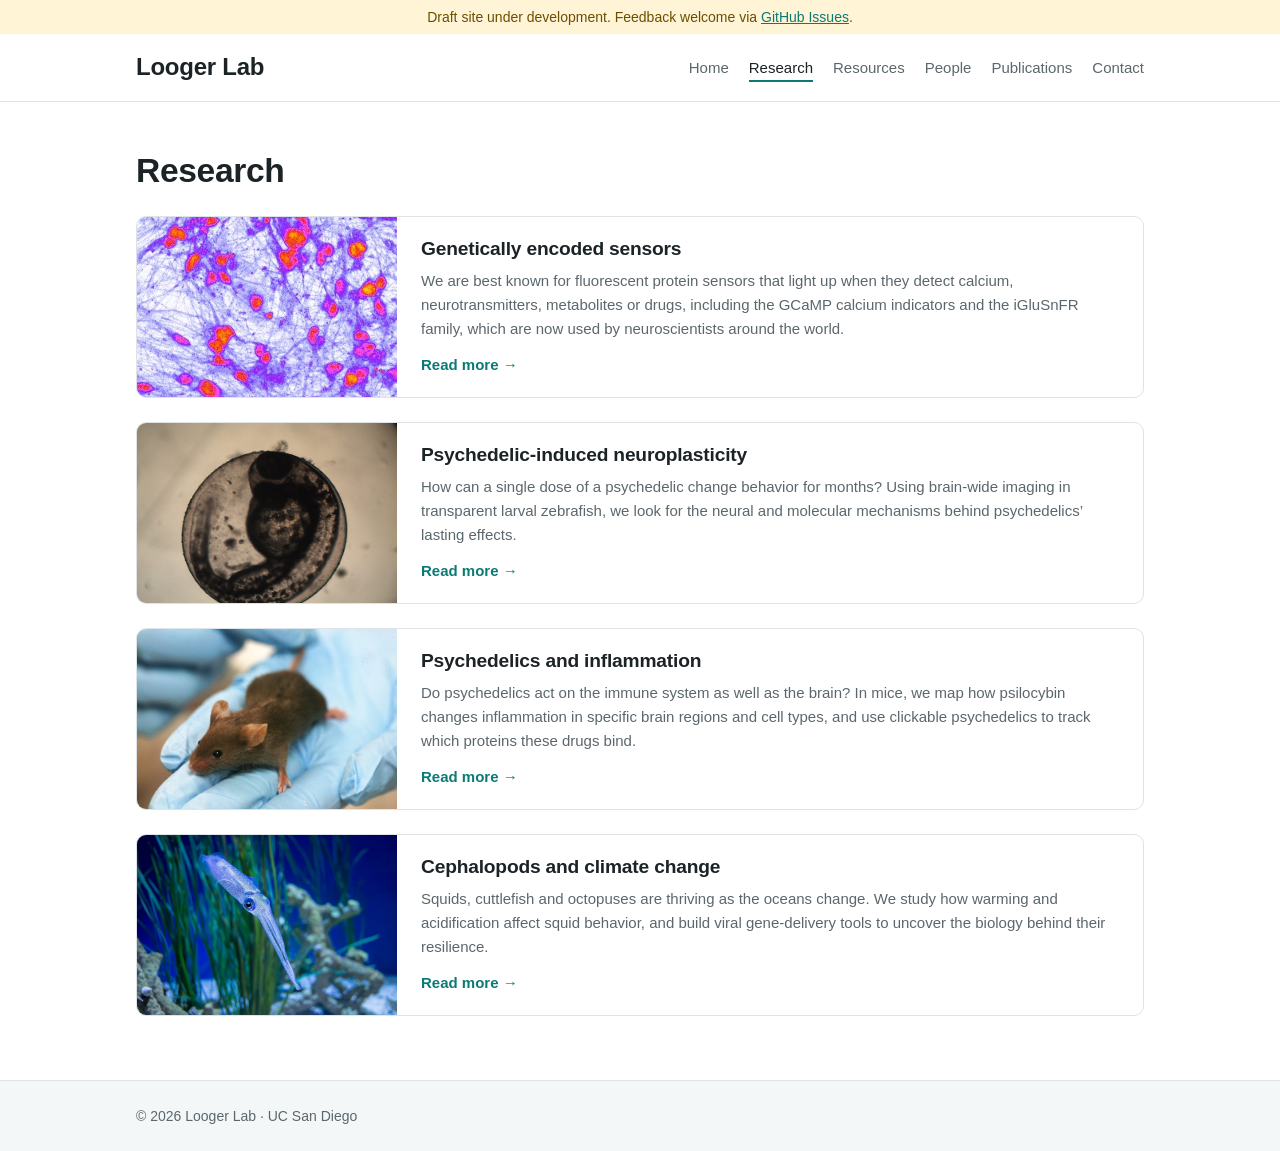
<file: research.html>
<!doctype html>
<html lang="en">
<head>
  <meta charset="utf-8">
  <meta name="viewport" content="width=device-width, initial-scale=1">
  <!-- Draft: keep search engines out until launch. Remove this line when the site goes live. -->
  <meta name="robots" content="noindex, nofollow">
  <title>Research · Looger Lab</title>
  <meta name="description" content="Research in the Looger Lab at UC San Diego.">
  <link rel="stylesheet" href="assets/css/style.css?v=27adc03d">
  <script src="assets/js/site.js?v=7882c7ed" defer></script>
</head>
<body>
  <main>
    <div class="container">
      <h1>Research</h1>
      <!-- Content comes from data/research.json -->
      <div id="research"><p class="loading">Loading…</p></div>
    </div>
  </main>
</body>
</html>
</file>
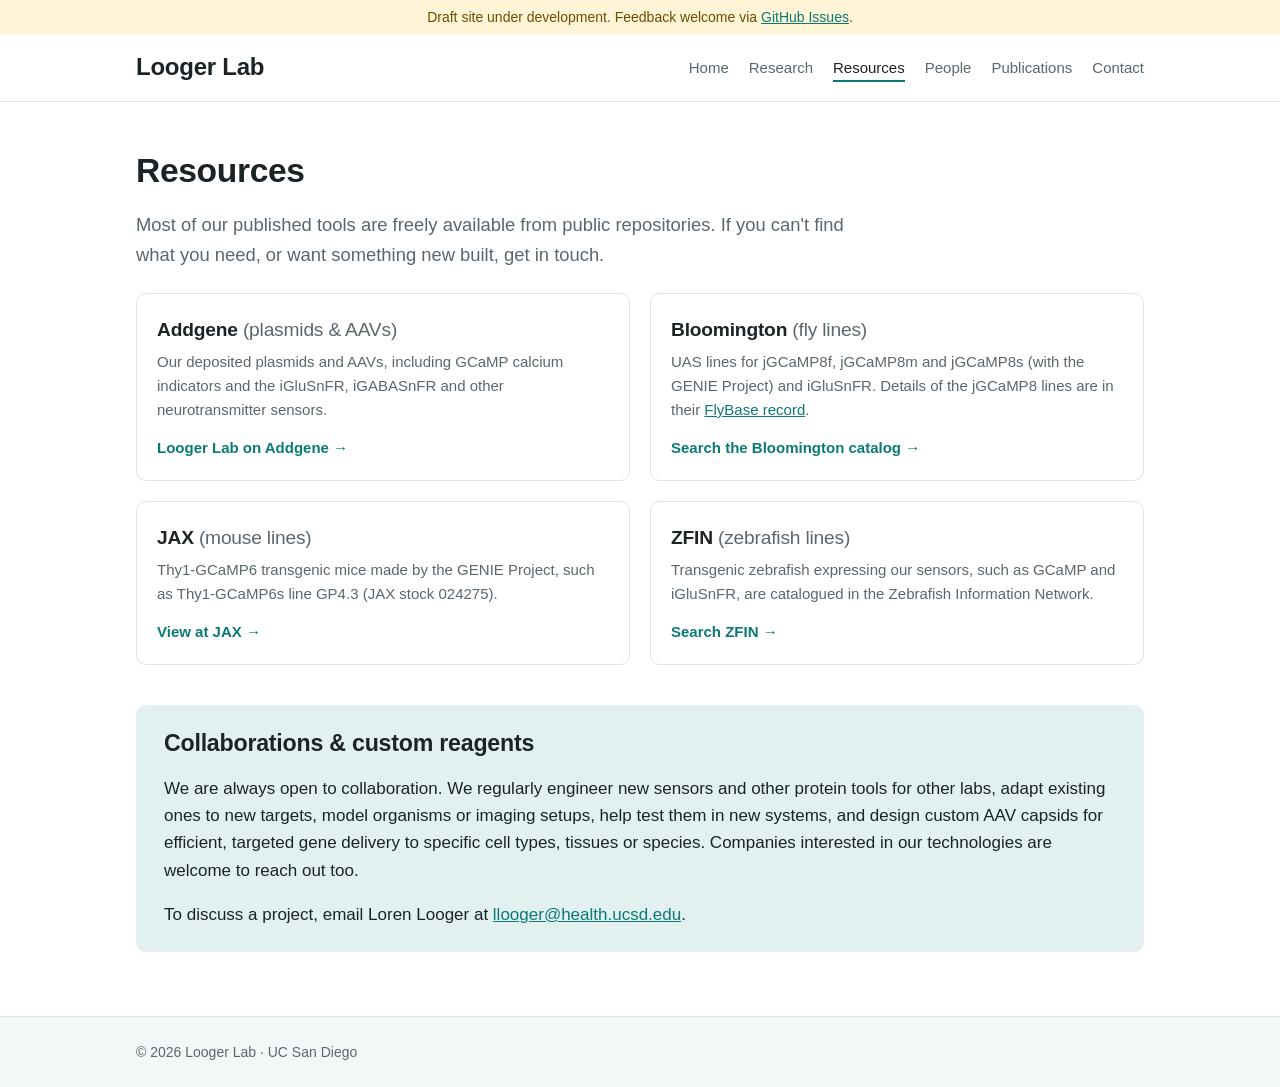
<file: resources.html>
<!doctype html>
<html lang="en">
<head>
  <meta charset="utf-8">
  <meta name="viewport" content="width=device-width, initial-scale=1">
  <!-- Draft: keep search engines out until launch. Remove this line when the site goes live. -->
  <meta name="robots" content="noindex, nofollow">
  <title>Resources · Looger Lab</title>
  <meta name="description" content="Tools and reagents from the Looger Lab, and how to request them.">
  <link rel="stylesheet" href="assets/css/style.css?v=27adc03d">
  <script src="assets/js/site.js?v=7882c7ed" defer></script>
</head>
<body>
  <main>
    <div class="container">
      <h1>Resources</h1>
      <p class="lead">Most of our published tools are freely available from public repositories. If you can't find what you need, or want something new built, get in touch.</p>

      <div class="resource-grid">
        <a class="card resource-card" href="https://www.addgene.org/Loren_Looger/">
          <h2>Addgene <span class="deposit">(plasmids &amp; AAVs)</span></h2>
          <p>Our deposited plasmids and AAVs, including GCaMP calcium indicators and the iGluSnFR, iGABASnFR and other neurotransmitter sensors.</p>
          <span class="more">Looger Lab on Addgene &rarr;</span>
        </a>
        <a class="card resource-card" href="https://bdsc.indiana.edu/">
          <h2>Bloomington <span class="deposit">(fly lines)</span></h2>
          <p>UAS lines for jGCaMP8f, jGCaMP8m and jGCaMP8s (with the GENIE Project) and iGluSnFR. Details of the jGCaMP8 lines are in their <span class="inline-link" data-href="https://flybase.org/reports/FBrf0249065">FlyBase record</span>.</p>
          <span class="more">Search the Bloomington catalog &rarr;</span>
        </a>
        <a class="card resource-card" href="https://www.jax.org/strain/024275">
          <h2>JAX <span class="deposit">(mouse lines)</span></h2>
          <p>Thy1-GCaMP6 transgenic mice made by the GENIE Project, such as Thy1-GCaMP6s line GP4.3 (JAX stock 024275).</p>
          <span class="more">View at JAX &rarr;</span>
        </a>
        <a class="card resource-card" href="https://zfin.org/search?q=iGluSnFR">
          <h2>ZFIN <span class="deposit">(zebrafish lines)</span></h2>
          <p>Transgenic zebrafish expressing our sensors, such as GCaMP and iGluSnFR, are catalogued in the Zebrafish Information Network.</p>
          <span class="more">Search ZFIN &rarr;</span>
        </a>
      </div>

      <section class="collab-note">
        <h2>Collaborations &amp; custom reagents</h2>
        <p>We are always open to collaboration. We regularly engineer new sensors and other protein tools for other labs, adapt existing ones to new targets, model organisms or imaging setups, help test them in new systems, and design custom AAV capsids for efficient, targeted gene delivery to specific cell types, tissues or species. Companies interested in our technologies are welcome to reach out too.</p>
        <p>To discuss a project, email Loren Looger at <a data-email="llooger [at] health.ucsd.edu">llooger [at] health.ucsd.edu</a>.</p>
      </section>
    </div>
  </main>
</body>
</html>
</file>
<file: assets/css/style.css>
/* Looger Lab website — shared styles */

:root {
  --bg: #ffffff;
  --bg-alt: #f4f7f8;
  --text: #1c2326;
  --muted: #5b676d;
  --accent: #0b7a75;
  --accent-soft: #e2f1f0;
  --border: #dde3e6;
  --max: 1040px;
  --radius: 10px;
  --font: -apple-system, BlinkMacSystemFont, "Segoe UI", Roboto, "Helvetica Neue", Arial, sans-serif;
}

@media (prefers-color-scheme: dark) {
  :root {
    --bg: #12171a;
    --bg-alt: #1a2124;
    --text: #e4eaec;
    --muted: #9aa7ad;
    --accent: #4fc3bb;
    --accent-soft: #1d3231;
    --border: #2b3539;
  }
}

* { box-sizing: border-box; }

html { -webkit-text-size-adjust: 100%; }

body {
  margin: 0;
  font-family: var(--font);
  font-size: 17px;
  line-height: 1.6;
  color: var(--text);
  background: var(--bg);
  min-height: 100vh;
  display: flex;
  flex-direction: column;
}
body > main { flex: 1; }

img { max-width: 100%; height: auto; display: block; }

a { color: var(--accent); }
a:hover { text-decoration-thickness: 2px; }

.container {
  max-width: var(--max);
  margin: 0 auto;
  padding: 0 16px;
}

/* Draft banner — remove before launch */
.draft-banner {
  background: #fff4d6;
  color: #6b4e00;
  text-align: center;
  font-size: 14px;
  padding: 6px 16px;
}
@media (prefers-color-scheme: dark) {
  .draft-banner { background: #3a3110; color: #f3dc94; }
}

/* Header & navigation */
.site-header {
  border-bottom: 1px solid var(--border);
  background: var(--bg);
  position: sticky;
  top: 0;
  z-index: 10;
}
.site-header .container {
  display: flex;
  align-items: center;
  justify-content: space-between;
  gap: 16px;
  flex-wrap: wrap;
  padding-top: 14px;
  padding-bottom: 14px;
}
.brand {
  font-weight: 700;
  font-size: 24px;
  color: var(--text);
  text-decoration: none;
  letter-spacing: -0.01em;
}

.site-nav ul {
  list-style: none;
  margin: 0;
  padding: 0;
  display: flex;
  flex-wrap: wrap;
  gap: 4px 20px;
}
.site-nav a {
  color: var(--muted);
  text-decoration: none;
  font-size: 15px;
  font-weight: 500;
  padding: 4px 0;
  border-bottom: 2px solid transparent;
}
.site-nav a:hover { color: var(--text); }
.site-nav a[aria-current="page"] {
  color: var(--text);
  border-bottom-color: var(--accent);
}

/* Main content */
main { padding: 48px 0 64px; }

h1, h2, h3 { line-height: 1.25; letter-spacing: -0.01em; }
h1 { font-size: 2.1rem; margin: 0 0 16px; }
h2 { font-size: 1.45rem; margin: 40px 0 12px; }
h3 { font-size: 1.1rem; margin: 0 0 6px; }

.lead { font-size: 1.15rem; color: var(--muted); max-width: 720px; }

.placeholder {
  background: var(--accent-soft);
  border-left: 3px solid var(--accent);
  padding: 10px 14px;
  border-radius: 4px;
  font-size: 15px;
  color: var(--muted);
}

/* Hero */
.hero {
  background: var(--bg-alt);
  border-bottom: 1px solid var(--border);
  padding: 64px 0;
}
.hero h1 { font-size: 2.5rem; max-width: 760px; }

.button {
  display: inline-block;
  background: var(--accent);
  color: #fff;
  padding: 10px 18px;
  border-radius: 6px;
  text-decoration: none;
  font-weight: 600;
  margin-top: 12px;
}
@media (prefers-color-scheme: dark) {
  .button { color: #0d1a19; }
}

/* Card grid (research areas, people) */
.grid {
  display: grid;
  grid-template-columns: repeat(auto-fill, minmax(240px, 1fr));
  gap: 20px;
  margin-top: 20px;
}
.card {
  border: 1px solid var(--border);
  border-radius: var(--radius);
  padding: 20px;
  background: var(--bg);
}
.card p { margin: 0; color: var(--muted); font-size: 15px; }

/* People */
.person { text-align: center; }
.person .photo {
  width: 120px;
  height: 120px;
  border-radius: 50%;
  margin: 0 auto 12px;
  background: var(--bg-alt);
  border: 1px solid var(--border);
  object-fit: cover;
}
.person .role { color: var(--accent); font-size: 14px; font-weight: 600; margin-bottom: 6px; }

/* Publications */
.pub-list { list-style: none; padding: 0; margin: 0; }
.pub-list li {
  padding: 14px 0;
  border-bottom: 1px solid var(--border);
}
.pub-list .title { font-weight: 600; }
.pub-list .meta { color: var(--muted); font-size: 15px; }

/* Footer */
.site-footer {
  border-top: 1px solid var(--border);
  background: var(--bg-alt);
  color: var(--muted);
  font-size: 14px;
  padding: 24px 0;
}

/* People grid & profile pages */
.people-grid { grid-template-columns: repeat(auto-fill, minmax(190px, 1fr)); }
.person-link {
  display: block;
  color: inherit;
  text-decoration: none;
  transition: border-color 0.15s ease, transform 0.15s ease;
}
.person-link:hover { border-color: var(--accent); transform: translateY(-2px); }
.person-link:focus-visible { outline: 3px solid var(--accent); outline-offset: 2px; }
.person .photo { object-position: center 25%; }
.person h3 { margin-top: 4px; }

.alumni-list { padding-left: 20px; }
.alumni-list li { margin-bottom: 6px; }
.alumni-list .now { color: var(--muted); }

.back { margin: 0 0 20px; font-size: 15px; }
.back a { text-decoration: none; }
.profile-header {
  display: flex;
  gap: 28px;
  align-items: center;
  margin-bottom: 28px;
}
.profile-header h1 { margin-bottom: 4px; }
.profile-header .role { color: var(--accent); font-weight: 600; margin: 0 0 6px; }
.profile-header .links { margin: 0; font-size: 15px; }
.profile-photo {
  width: 180px;
  height: 180px;
  flex-shrink: 0;
  border-radius: 50%;
  object-fit: cover;
  object-position: center 25%;
  background: var(--bg-alt);
  border: 1px solid var(--border);
}
.profile-body { max-width: 760px; }
/* Citations (shared by profile pages and the Publications page) */
.pub-list .ref { line-height: 1.5; }
.pub-list .authors strong { color: var(--text); font-weight: 700; }
.pub-list .pub-title { font-weight: 400; }
.pub-list .links { font-size: 14px; margin-top: 4px; }
.pub-list .tag {
  display: inline-block;
  margin-left: 8px;
  padding: 0 7px;
  font-size: 12px;
  line-height: 18px;
  border-radius: 9px;
  background: var(--accent-soft);
  color: var(--accent);
  vertical-align: 1px;
}
.pub-list .footnote { font-size: 13px; color: var(--muted); margin-top: 2px; }
.show-authors {
  font: inherit;
  font-size: 13px;
  color: var(--accent);
  background: none;
  border: 0;
  padding: 0;
  cursor: pointer;
  text-decoration: underline;
}

/* Research sections */
.research-area { max-width: 760px; }

/* Small extras used by data-driven sections */
.loading { color: var(--muted); }
.person .now { font-style: italic; margin-top: 4px; }
.card .links { margin-top: 8px; font-size: 14px; }
.pub-list .links { font-size: 14px; margin-top: 2px; }
.area-image { border-radius: 6px; margin-bottom: 12px; aspect-ratio: 16 / 9; object-fit: cover; width: 100%; }
.resource-list li { margin-bottom: 6px; }

/* Publications page: search bar, year dropdown, tag chips */
.pub-controls {
  margin: 20px 0 8px;
  padding-bottom: 16px;
  border-bottom: 1px solid var(--border);
}
.pub-controls-row { display: flex; gap: 10px; }
.pub-search, .pub-select {
  font: inherit;
  font-size: 15px;
  height: 42px;
  padding: 0 12px;
  border: 1px solid var(--border);
  border-radius: 8px;
  background: var(--bg);
  color: var(--text);
}
.pub-search { flex: 1; min-width: 0; }
.pub-select { flex: 0 0 auto; padding-right: 8px; cursor: pointer; }
.pub-search:focus, .pub-select:focus { outline: 2px solid var(--accent); outline-offset: 1px; }
.pub-chips { display: flex; flex-wrap: wrap; gap: 8px; margin-top: 12px; }
.pub-chip {
  font: inherit;
  font-size: 14px;
  padding: 5px 14px;
  border-radius: 999px;
  border: 1px solid var(--border);
  background: var(--bg);
  color: var(--text);
  cursor: pointer;
  display: inline-flex;
  align-items: center;
  gap: 7px;
}
.pub-chip::before {
  content: "";
  width: 8px; height: 8px; border-radius: 50%;
  background: var(--chip, var(--accent));
}
.pub-chip:hover { border-color: var(--chip, var(--accent)); }
.pub-chip[aria-pressed="true"] { background: var(--chip, var(--accent)); border-color: var(--chip, var(--accent)); color: #fff; }
.pub-chip[aria-pressed="true"]::before { background: #fff; }
.pub-chip:focus-visible { outline: 2px solid var(--accent); outline-offset: 2px; }
.tag-preprint { --chip: #8a6d1f; }
.tag-review { --chip: #6b5aa6; }
.tag-gcamp { --chip: #2e8b57; }
.tag-sensor { --chip: #1f6fb2; }
.pub-list .tag { background: transparent; border: 1px solid var(--chip, var(--accent)); color: var(--chip, var(--accent)); }
.pub-year { margin-top: 32px; }


/* Mobile menu button (hidden on wide screens) */
.nav-toggle {
  display: none;
  width: 40px;
  height: 40px;
  border: 1px solid var(--border);
  border-radius: 6px;
  background: var(--bg);
  cursor: pointer;
  padding: 0;
  position: relative;
}
.nav-toggle-bar,
.nav-toggle-bar::before,
.nav-toggle-bar::after {
  position: absolute;
  left: 10px;
  width: 18px;
  height: 2px;
  background: var(--text);
  content: "";
}
.nav-toggle-bar { top: 19px; }
.nav-toggle-bar::before { top: -6px; left: 0; }
.nav-toggle-bar::after { top: 6px; left: 0; }

/* Slideshow (home page) */
.slideshow-section { margin-top: 28px; width: 100%; }
.slideshow {
  position: relative;
  aspect-ratio: 21 / 9;
  width: 100%;
  overflow: hidden;
  border-radius: var(--radius);
  background: var(--bg-alt);
}
.slide {
  position: absolute;
  inset: 0;
  margin: 0;
  opacity: 0;
  transition: opacity 0.9s ease;
}
.slide.active { opacity: 1; }
.slide img { width: 100%; height: 100%; object-fit: cover; }
.slide figcaption {
  position: absolute;
  left: 0;
  right: 0;
  bottom: 0;
  padding: 40px 24px 34px;
  background: linear-gradient(transparent, rgba(0, 0, 0, 0.6));
  color: #fff;
  display: flex;
  flex-wrap: wrap;
  align-items: baseline;
  gap: 4px 14px;
}
.slide-caption { font-weight: 600; font-size: 16px; }
.slide-credit { font-size: 12px; color: rgba(255, 255, 255, 0.75); }
a.slide-credit:hover { color: #fff; }
.slide-nav {
  position: absolute;
  top: 50%;
  transform: translateY(-50%);
  width: 44px;
  height: 44px;
  border: 0;
  border-radius: 50%;
  background: rgba(0, 0, 0, 0.35);
  color: #fff;
  font-size: 28px;
  line-height: 1;
  cursor: pointer;
  opacity: 0.8;
}
.slide-nav:hover, .slide-nav:focus-visible { opacity: 1; background: rgba(0, 0, 0, 0.55); }
.slide-prev { left: 16px; }
.slide-next { right: 16px; }
.slide-dots {
  position: absolute;
  bottom: 12px;
  left: 0;
  right: 0;
  display: flex;
  justify-content: center;
  gap: 8px;
}
.slide-dot {
  width: 9px;
  height: 9px;
  padding: 0;
  border: 0;
  border-radius: 50%;
  background: rgba(255, 255, 255, 0.5);
  cursor: pointer;
}
.slide-dot.active { background: #fff; }
.slideshow button:focus-visible { outline: 2px solid #fff; outline-offset: 2px; }
@media (prefers-reduced-motion: reduce) { .slide { transition: none; } }

/* Home intro */
.intro { padding: 48px 0 8px; }
.intro h1 { font-size: 2.3rem; margin-bottom: 12px; }
.intro .lead { max-width: 820px; }

@media (max-width: 600px) {
  body { font-size: 16px; }
  .hero { padding: 40px 0; }
  .hero h1 { font-size: 1.9rem; }
  main { padding: 32px 0 48px; }

  .nav-toggle { display: block; }
  .site-nav ul { display: none; }
  .site-nav ul.open {
    display: flex;
    flex-direction: column;
    position: absolute;
    left: 0;
    right: 0;
    top: 100%;
    background: var(--bg);
    border-bottom: 1px solid var(--border);
    padding: 8px 16px 16px;
    gap: 0;
  }
  .site-nav ul.open a { display: block; padding: 10px 0; }
  .site-header { position: sticky; }

  .people-grid { grid-template-columns: repeat(2, 1fr); gap: 12px; }
  .people-grid .card { padding: 14px 10px; }
  .people-grid .photo { width: 96px; height: 96px; }
  .profile-header { flex-direction: column; align-items: flex-start; gap: 16px; }
  .profile-photo { width: 140px; height: 140px; }
  .slideshow { aspect-ratio: 4 / 3; }
  .slide figcaption { padding: 32px 16px 30px; }
  .slide-caption { font-size: 14px; }
  .slide-nav { width: 36px; height: 36px; font-size: 22px; }
  .slide-prev { left: 8px; }
  .slide-next { right: 8px; }
  .intro { padding-top: 32px; }
  .intro h1 { font-size: 1.8rem; }
}

.slideshow-section + main { padding-top: 0; }
.slideshow-section + main .intro { padding-top: 36px; }

/* Research overview cards and detail pages */
.area-grid {
  display: grid;
  grid-template-columns: 1fr;
  gap: 24px;
  margin-top: 24px;
}
.area-card {
  display: flex;
  flex-direction: row;
  border: 1px solid var(--border);
  border-radius: var(--radius);
  overflow: hidden;
  background: var(--bg);
  color: inherit;
  text-decoration: none;
  transition: border-color 0.15s ease, transform 0.15s ease;
}
a.area-card:hover { border-color: var(--accent); transform: translateY(-2px); }
a.area-card:focus-visible { outline: 3px solid var(--accent); outline-offset: 2px; }
.area-card-image { width: 260px; flex-shrink: 0; aspect-ratio: 3 / 2; object-fit: cover; background: var(--bg-alt); align-self: stretch; }
.area-card-body { padding: 20px 24px; display: flex; flex-direction: column; justify-content: center; flex: 1; }
.area-card-body h2 { font-size: 1.2rem; margin: 0 0 8px; }
.area-card-body p { margin: 0 0 12px; color: var(--muted); font-size: 15px; }
.area-card-body .more { margin-top: auto; color: var(--accent); font-weight: 600; font-size: 15px; }
.area-figure { margin: 8px 0 24px; max-width: 760px; }
.area-figure img { width: 100%; border-radius: var(--radius); max-height: 420px; object-fit: cover; }
.area-figure figcaption { font-size: 12px; color: var(--muted); margin-top: 6px; }
.area-figure figcaption a { color: var(--muted); }

@media (max-width: 700px) {
  .area-card-image { width: 96px; aspect-ratio: 1 / 1; align-self: flex-start; margin: 16px 0 16px 16px; border-radius: 8px; }
  .area-card-body { padding: 14px 16px; justify-content: flex-start; }
  .area-card-body h2 { font-size: 1.05rem; }
  .area-card-body p { font-size: 14px; }
}

/* People page: PI feature, filter tabs */
.pi-feature {
  display: flex;
  gap: 32px;
  align-items: center;
  max-width: 640px;
  padding: 24px 28px;
  margin: 8px 0 40px;
}
.pi-photo {
  width: 220px;
  height: 220px;
  flex-shrink: 0;
  border-radius: 50%;
  object-fit: cover;
  object-position: center 25%;
  background: var(--bg-alt);
  border: 1px solid var(--border);
}
.pi-text h2 { margin: 0 0 8px; font-size: 1.6rem; }
.pi-text .role { color: var(--accent); font-weight: 600; line-height: 1.7; margin: 0 0 8px; }
.pi-text .role { margin-bottom: 0; }

.people-tabs {
  display: flex;
  flex-wrap: wrap;
  gap: 4px 28px;
  border-bottom: 1px solid var(--border);
  margin-bottom: 8px;
}
.people-tab {
  font: inherit;
  font-size: 15px;
  font-weight: 500;
  color: var(--muted);
  background: none;
  border: 0;
  border-bottom: 2px solid transparent;
  padding: 10px 0;
  margin-bottom: -1px;
  cursor: pointer;
}
.people-tab:hover { color: var(--text); }
.people-tab.active { color: var(--text); border-bottom-color: var(--accent); }
.people-tab:focus-visible { outline: 2px solid var(--accent); outline-offset: 2px; }
.people-grid .card[hidden] { display: none; }
.alumni-heading { margin-top: 48px; }

@media (max-width: 600px) {
  .pi-feature { gap: 16px; padding: 16px; }
  .pi-photo { width: 110px; height: 110px; }
  .people-tabs { gap: 4px 18px; }
}

/* Visually hidden but read by screen readers */
.visually-hidden {
  position: absolute !important;
  width: 1px; height: 1px;
  padding: 0; margin: -1px;
  overflow: hidden; clip: rect(0 0 0 0);
  white-space: nowrap; border: 0;
}

/* Contact page: map on the left, details on the right */
.contact-layout {
  display: grid;
  grid-template-columns: minmax(0, 1.1fr) minmax(0, 1fr);
  gap: 40px;
  align-items: start;
  margin-top: 8px;
}
.contact-map iframe {
  display: block;
  width: 100%;
  aspect-ratio: 4 / 3;
  border: 1px solid var(--border);
  border-radius: var(--radius);
  background: var(--bg-alt);
}
.map-link { margin: 8px 0 0; font-size: 14px; }
.contact-details h2 { margin: 0 0 12px; }
.contact-details dl { margin: 0; }
.contact-details dt:first-child { margin-top: 0; }
.contact-details dt {
  font-size: 13px;
  font-weight: 600;
  text-transform: uppercase;
  letter-spacing: 0.04em;
  color: var(--muted);
  margin-top: 16px;
}
.contact-details dd { margin: 4px 0 0; }

@media (max-width: 760px) {
  .contact-layout { grid-template-columns: 1fr; gap: 24px; }
}
.profile-header .contact-info { margin: 0 0 6px; font-size: 15px; color: var(--muted); }

/* Contact page: How to find us */
.find-us { margin-top: 48px; }
.find-us-figures {
  display: grid;
  grid-template-columns: minmax(0, 1.9fr) minmax(0, 1fr);
  gap: 20px;
  align-items: start;
  margin-top: 16px;
}
.entrance-photos { display: grid; gap: 16px; }
.entrance-photos img { aspect-ratio: 4 / 3; object-fit: cover; }
.find-us-figures figure { margin: 0; }
.find-us-figures img {
  display: block;
  width: 100%;
  border-radius: var(--radius);
  border: 1px solid var(--border);
  background: #fff;
}
.find-us-figures figcaption { font-size: 14px; color: var(--muted); margin-top: 6px; }
.figure-placeholder {
  aspect-ratio: 4 / 3;
  display: flex;
  align-items: center;
  justify-content: center;
  text-align: center;
  padding: 16px;
  border: 1px dashed var(--border);
  border-radius: var(--radius);
  background: var(--bg-alt);
  color: var(--muted);
  font-size: 14px;
}
@media (max-width: 640px) {
  .find-us-figures { grid-template-columns: 1fr; }
  .entrance-photos { grid-template-columns: 1fr 1fr; gap: 10px; }
}
.plan-legend { display: flex; flex-wrap: wrap; gap: 4px 14px; margin-top: 4px; }
.plan-legend span { display: inline-flex; align-items: center; gap: 6px; }
.swatch { display: inline-block; width: 12px; height: 12px; border-radius: 3px; border: 1px solid rgba(0,0,0,0.25); }
.swatch-pi { background: #ffaa78; }
.swatch-office { background: #96c8ff; }
.swatch-lab { background: #8cd7aa; }
.route-dash { display: inline-block; width: 22px; border-top: 3px dashed currentColor; }
.find-us-figures > * { min-width: 0; }
.pub-list .journal { font-weight: 700; color: var(--text); }

/* Resources page */
.resource-grid {
  display: grid;
  grid-template-columns: repeat(2, minmax(0, 1fr));
  gap: 20px;
  margin-top: 24px;
}
.resource-card {
  display: flex;
  flex-direction: column;
  color: inherit;
  text-decoration: none;
  transition: border-color 0.15s ease, transform 0.15s ease;
}
.resource-card:hover { border-color: var(--accent); transform: translateY(-2px); }
.resource-card:focus-visible { outline: 3px solid var(--accent); outline-offset: 2px; }
.resource-card h2 { font-size: 1.2rem; margin: 4px 0 8px; }
.resource-card p { margin: 0 0 14px; color: var(--muted); font-size: 15px; }
.resource-card .more { margin-top: auto; color: var(--accent); font-weight: 600; font-size: 15px; }
.resource-kind { font-size: 12px; font-weight: 600; text-transform: uppercase; letter-spacing: 0.05em; color: var(--muted); }
.inline-link { color: var(--accent); text-decoration: underline; cursor: pointer; }
.collab-note {
  margin-top: 40px;
  padding: 24px 28px;
  border-radius: var(--radius);
  background: var(--accent-soft);
}
.collab-note h2 { margin-top: 0; }
.collab-note p:last-child { margin-bottom: 0; }
@media (max-width: 700px) {
  .resource-grid { grid-template-columns: 1fr; }
  .collab-note { padding: 18px; }
}
.resource-card h2 { white-space: nowrap; overflow: hidden; text-overflow: ellipsis; }
.resource-card .deposit { font-weight: 400; color: var(--muted); }
</file>
